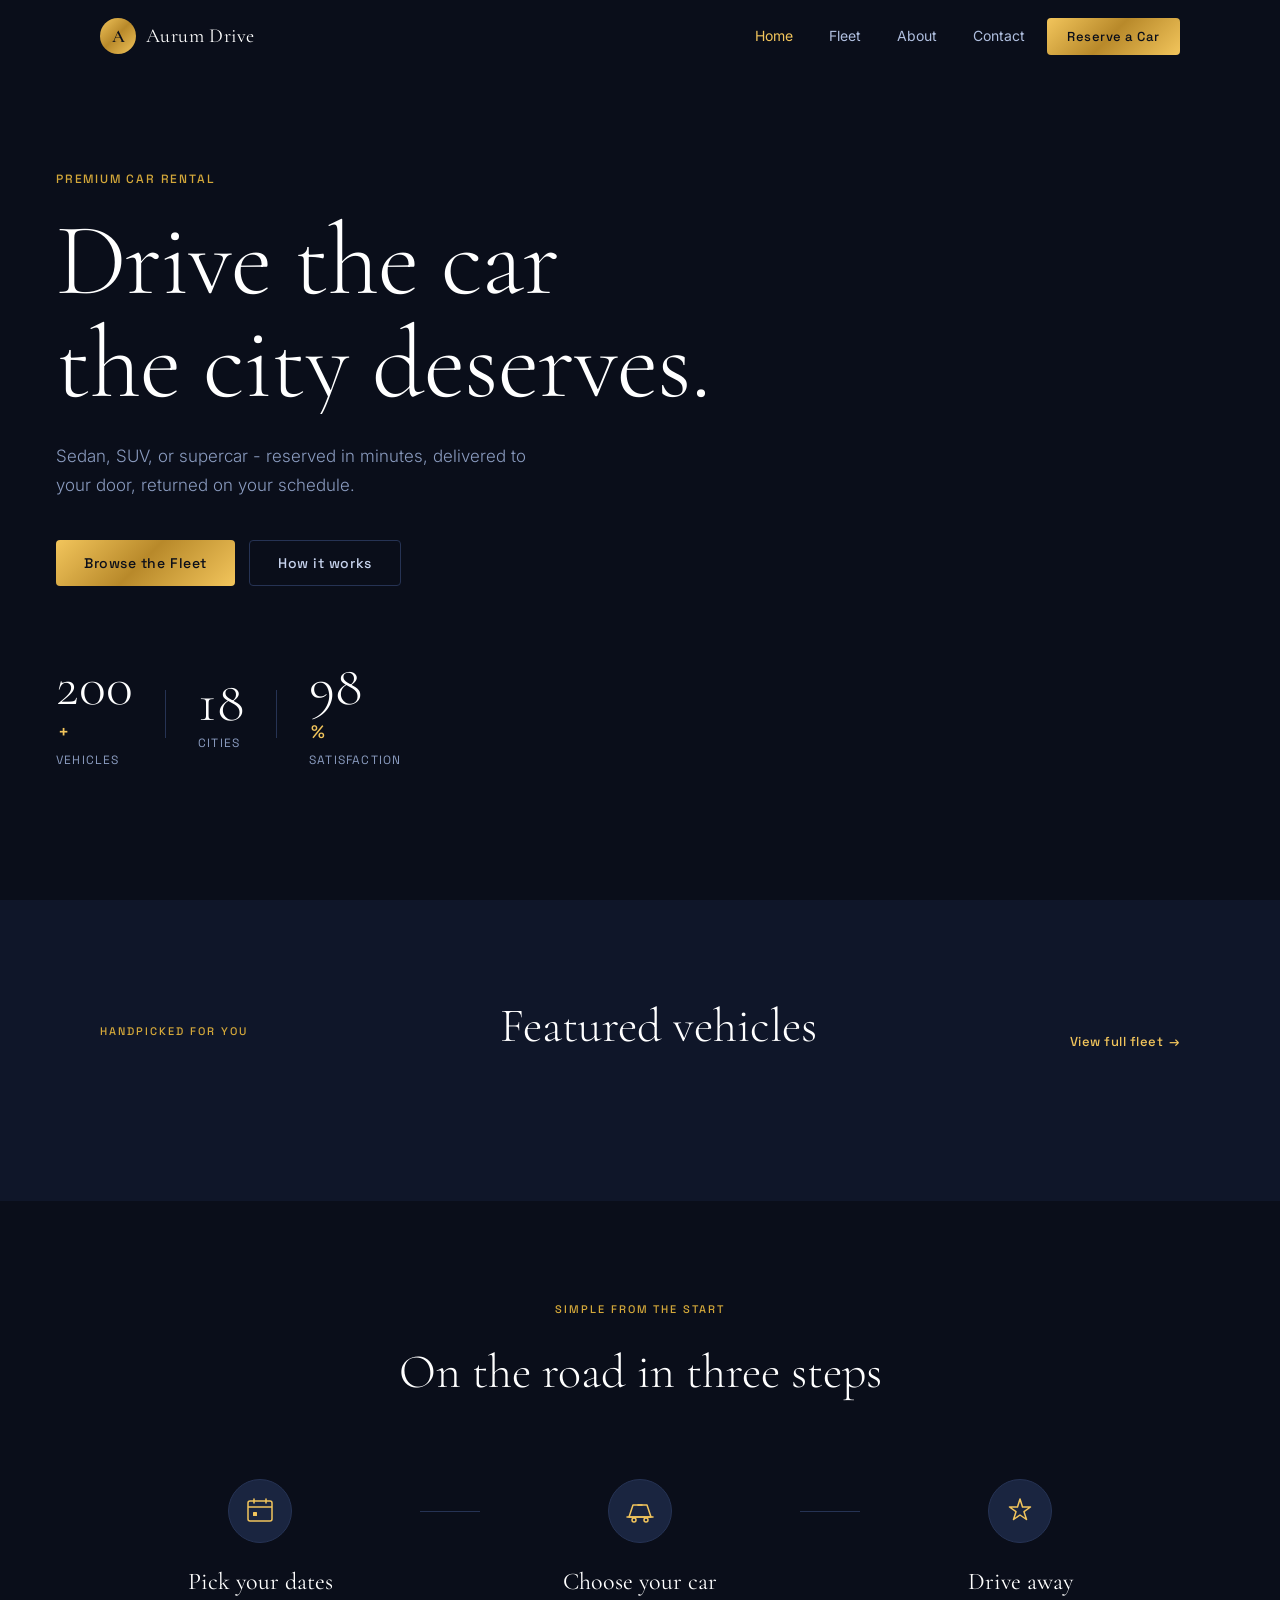
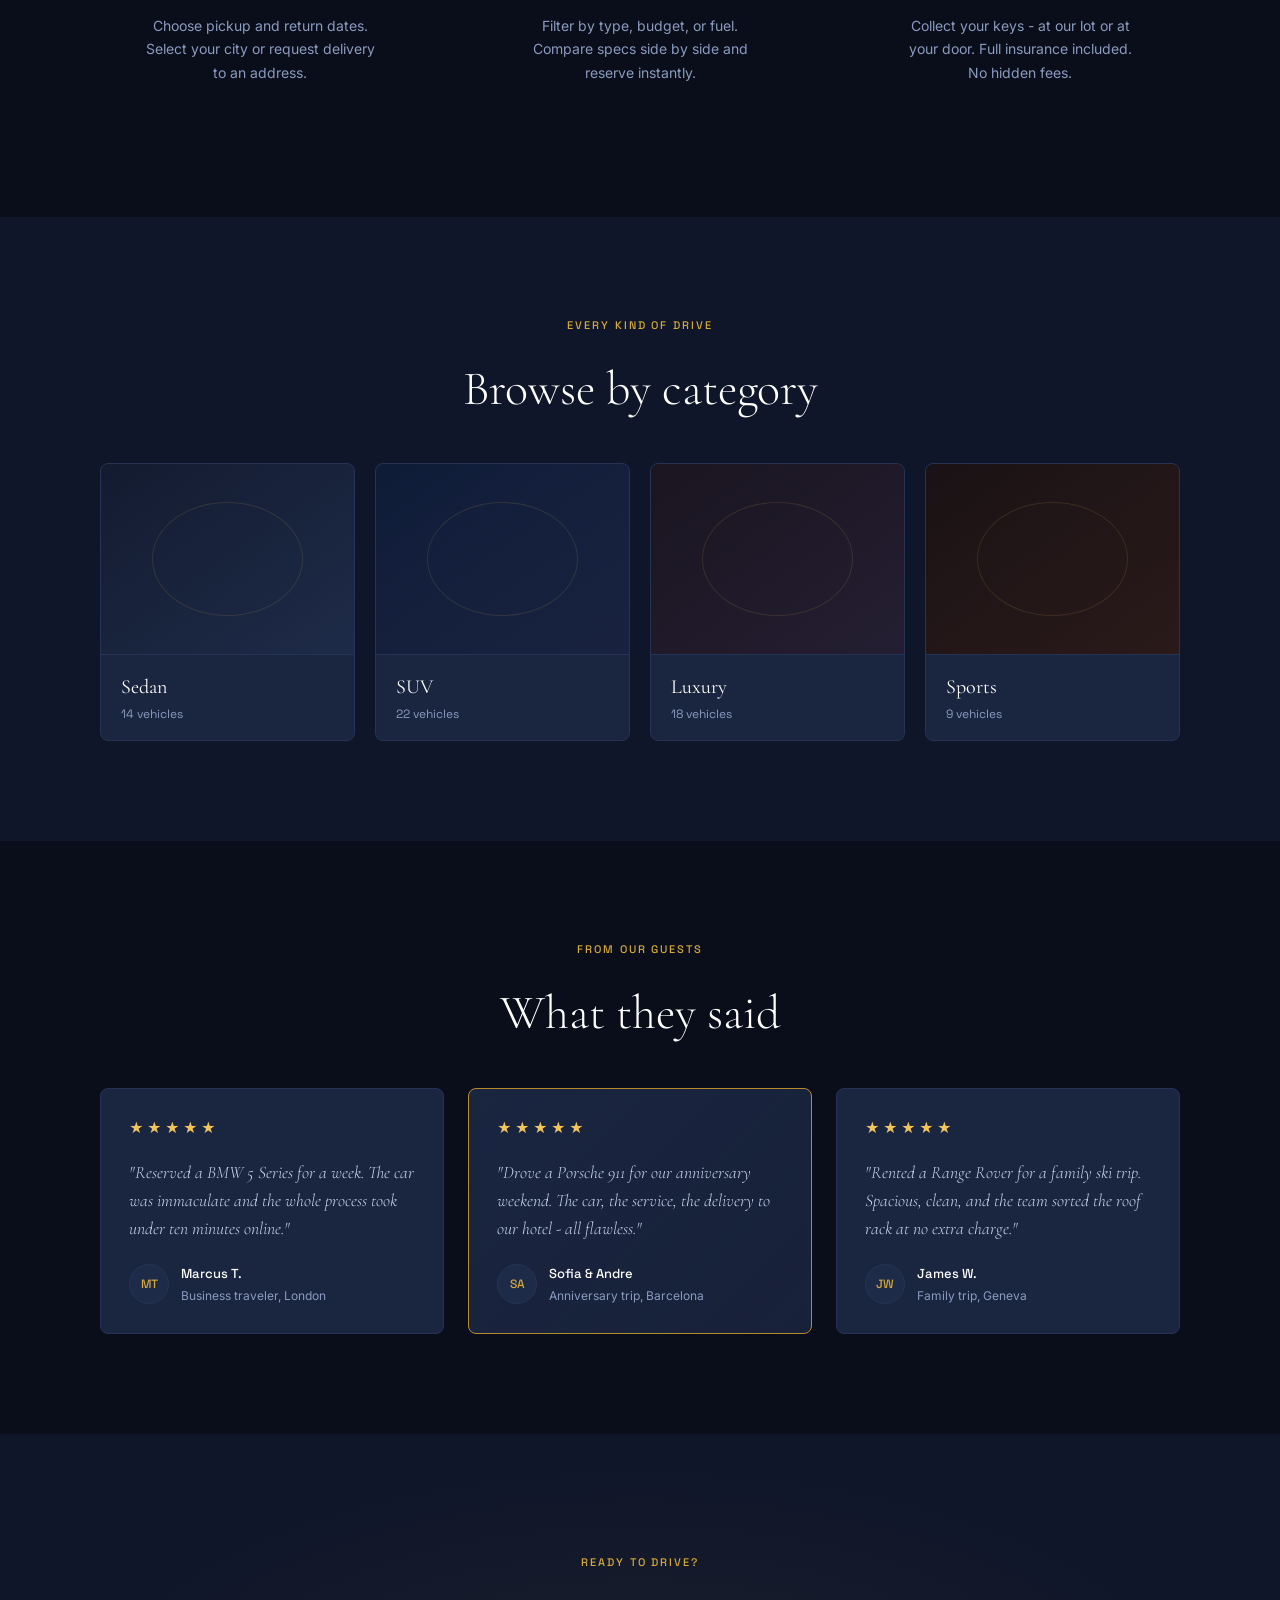
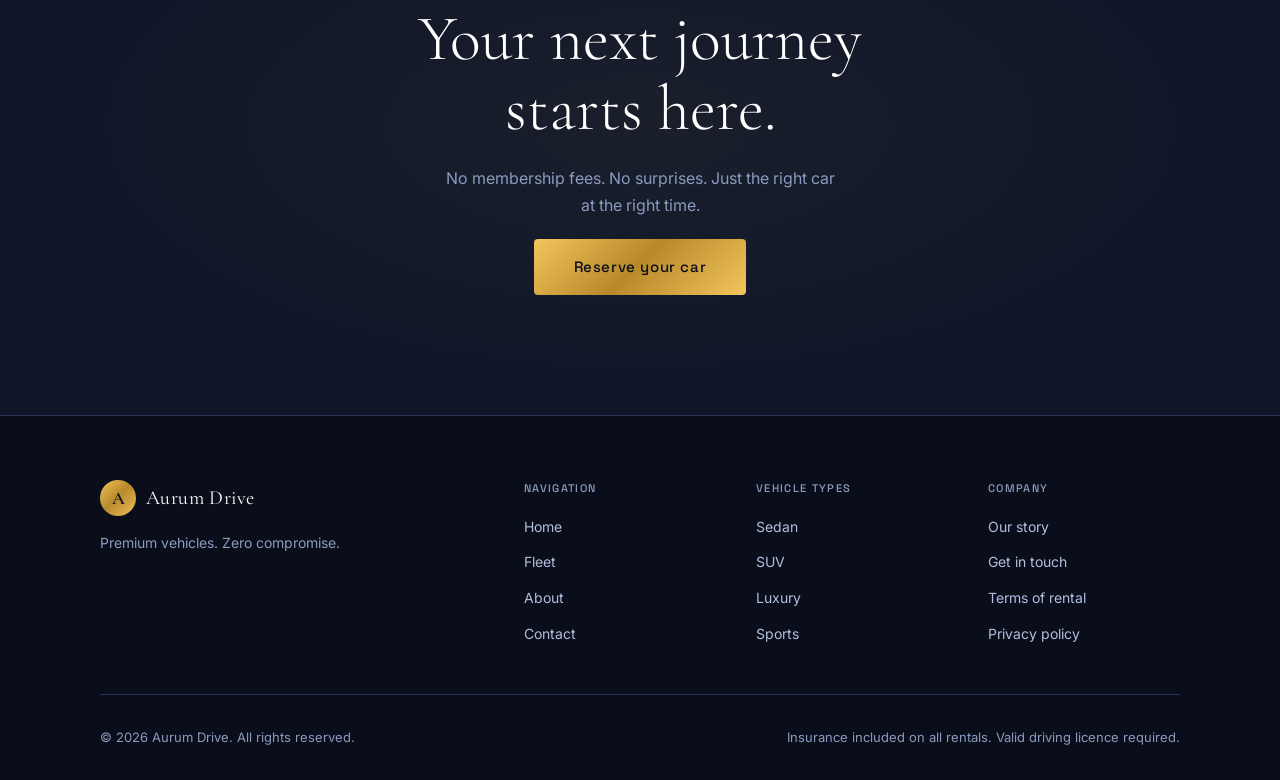
<file: index.html>
<!doctype html>
<html lang="en">
  <head>
    <meta charset="UTF-8" />
    <meta name="viewport" content="width=device-width, initial-scale=1.0" />
    <title>Aurum Drive - Premium Car Rental</title>
    <link rel="preconnect" href="https://fonts.googleapis.com" />
    <link rel="preconnect" href="https://fonts.gstatic.com" crossorigin />
    <link
      href="https://fonts.googleapis.com/css2?family=Cormorant+Garamond:ital,wght@0,300;0,400;0,600;1,300;1,400&family=Inter:wght@300;400;500;600&family=Space+Grotesk:wght@400;500;600&display=swap"
      rel="stylesheet"
    />
    <link rel="stylesheet" href="css/style.css" />
  </head>
  <body>
    <header class="site-header" id="site-header">
      <nav class="nav-container">
        <a href="index.html" class="nav-logo">
          <span class="logo-mark">A</span>
          <span class="logo-text">Aurum Drive</span>
        </a>
        <ul class="nav-links" id="nav-links">
          <li><a href="index.html" class="nav-link active">Home</a></li>
          <li><a href="cars.html" class="nav-link">Fleet</a></li>
          <li><a href="about.html" class="nav-link">About</a></li>
          <li><a href="contact.html" class="nav-link">Contact</a></li>
          <li><a href="cars.html" class="nav-cta">Reserve a Car</a></li>
        </ul>
        <button
          class="hamburger"
          id="hamburger"
          aria-label="Open navigation"
          aria-expanded="false"
        >
          <span></span>
          <span></span>
          <span></span>
        </button>
      </nav>
    </header>

    <main>
      <section class="hero">
        <div class="hero-content">
          <p class="hero-eyebrow">Premium Car Rental</p>
          <h1 class="hero-headline">
            <span class="hero-line">Drive the car</span>
            <span class="hero-line hero-line--shimmer">the city deserves.</span>
          </h1>
          <p class="hero-subtext">
            Sedan, SUV, or supercar - reserved in minutes, delivered to your
            door, returned on your schedule.
          </p>
          <div class="hero-actions">
            <a href="cars.html" class="btn-primary">Browse the Fleet</a>
            <a href="about.html" class="btn-ghost">How it works</a>
          </div>
        </div>
        <div class="hero-stats">
          <div class="stat">
            <span class="stat-number" data-target="200">0</span>
            <span class="stat-plus">+</span>
            <span class="stat-label">Vehicles</span>
          </div>
          <div class="stat-divider"></div>
          <div class="stat">
            <span class="stat-number" data-target="18">0</span>
            <span class="stat-label">Cities</span>
          </div>
          <div class="stat-divider"></div>
          <div class="stat">
            <span class="stat-number" data-target="98">0</span>
            <span class="stat-percent">%</span>
            <span class="stat-label">Satisfaction</span>
          </div>
        </div>
      </section>

      <section class="section-featured" id="featured">
        <div class="container">
          <div class="section-header">
            <p class="section-eyebrow">Handpicked for you</p>
            <h2 class="section-title">Featured vehicles</h2>
            <a href="cars.html" class="section-link"
              >View full fleet <span class="arrow">→</span></a
            >
          </div>
          <div class="featured-grid" id="featured-grid"></div>
        </div>
      </section>

      <section class="section-process">
        <div class="container">
          <div class="section-header section-header--centered">
            <p class="section-eyebrow">Simple from the start</p>
            <h2 class="section-title">On the road in three steps</h2>
          </div>
          <div class="process-grid">
            <div class="process-step">
              <div class="process-icon">
                <svg width="32" height="32" viewBox="0 0 32 32" fill="none">
                  <rect
                    x="4"
                    y="6"
                    width="24"
                    height="20"
                    rx="2"
                    stroke="currentColor"
                    stroke-width="1.5"
                  />
                  <path d="M4 12h24" stroke="currentColor" stroke-width="1.5" />
                  <path
                    d="M10 4v4M22 4v4"
                    stroke="currentColor"
                    stroke-width="1.5"
                    stroke-linecap="round"
                  />
                  <rect
                    x="9"
                    y="17"
                    width="4"
                    height="4"
                    rx="0.5"
                    fill="currentColor"
                  />
                </svg>
              </div>
              <h3 class="process-title">Pick your dates</h3>
              <p class="process-desc">
                Choose pickup and return dates. Select your city or request
                delivery to an address.
              </p>
            </div>
            <div class="process-connector" aria-hidden="true"></div>
            <div class="process-step">
              <div class="process-icon">
                <svg width="32" height="32" viewBox="0 0 32 32" fill="none">
                  <path
                    d="M5 22l4-12h14l4 12H5z"
                    stroke="currentColor"
                    stroke-width="1.5"
                    stroke-linejoin="round"
                  />
                  <path
                    d="M3 22h26"
                    stroke="currentColor"
                    stroke-width="1.5"
                    stroke-linecap="round"
                  />
                  <circle
                    cx="10"
                    cy="25"
                    r="2"
                    stroke="currentColor"
                    stroke-width="1.5"
                  />
                  <circle
                    cx="22"
                    cy="25"
                    r="2"
                    stroke="currentColor"
                    stroke-width="1.5"
                  />
                  <path
                    d="M14 10h4"
                    stroke="currentColor"
                    stroke-width="1.5"
                    stroke-linecap="round"
                  />
                </svg>
              </div>
              <h3 class="process-title">Choose your car</h3>
              <p class="process-desc">
                Filter by type, budget, or fuel. Compare specs side by side and
                reserve instantly.
              </p>
            </div>
            <div class="process-connector" aria-hidden="true"></div>
            <div class="process-step">
              <div class="process-icon">
                <svg width="32" height="32" viewBox="0 0 32 32" fill="none">
                  <path
                    d="M16 4l2.5 8h8l-6.5 4.7 2.5 7.8L16 20l-6.5 4.5 2.5-7.8L5.5 12h8L16 4z"
                    stroke="currentColor"
                    stroke-width="1.5"
                    stroke-linejoin="round"
                  />
                </svg>
              </div>
              <h3 class="process-title">Drive away</h3>
              <p class="process-desc">
                Collect your keys - at our lot or at your door. Full insurance
                included. No hidden fees.
              </p>
            </div>
          </div>
        </div>
      </section>

      <section class="section-categories">
        <div class="container">
          <div class="section-header section-header--centered">
            <p class="section-eyebrow">Every kind of drive</p>
            <h2 class="section-title">Browse by category</h2>
          </div>
          <div class="categories-grid">
            <a href="cars.html?type=sedan" class="category-card">
              <div class="category-visual category-visual--sedan"></div>
              <div class="category-info">
                <h3 class="category-name">Sedan</h3>
                <p class="category-count">14 vehicles</p>
              </div>
            </a>
            <a href="cars.html?type=suv" class="category-card">
              <div class="category-visual category-visual--suv"></div>
              <div class="category-info">
                <h3 class="category-name">SUV</h3>
                <p class="category-count">22 vehicles</p>
              </div>
            </a>
            <a href="cars.html?type=luxury" class="category-card">
              <div class="category-visual category-visual--luxury"></div>
              <div class="category-info">
                <h3 class="category-name">Luxury</h3>
                <p class="category-count">18 vehicles</p>
              </div>
            </a>
            <a href="cars.html?type=sports" class="category-card">
              <div class="category-visual category-visual--sports"></div>
              <div class="category-info">
                <h3 class="category-name">Sports</h3>
                <p class="category-count">9 vehicles</p>
              </div>
            </a>
          </div>
        </div>
      </section>

      <section class="section-testimonials">
        <div class="container">
          <div class="section-header section-header--centered">
            <p class="section-eyebrow">From our guests</p>
            <h2 class="section-title">What they said</h2>
          </div>
          <div class="testimonials-grid">
            <div class="testimonial-card">
              <div class="testimonial-rating" aria-label="5 out of 5 stars">
                <span class="star">★</span><span class="star">★</span
                ><span class="star">★</span><span class="star">★</span
                ><span class="star">★</span>
              </div>
              <blockquote class="testimonial-quote">
                "Reserved a BMW 5 Series for a week. The car was immaculate and
                the whole process took under ten minutes online."
              </blockquote>
              <div class="testimonial-author">
                <div class="author-avatar">MT</div>
                <div class="author-info">
                  <span class="author-name">Marcus T.</span>
                  <span class="author-role">Business traveler, London</span>
                </div>
              </div>
            </div>
            <div class="testimonial-card testimonial-card--featured">
              <div class="testimonial-rating" aria-label="5 out of 5 stars">
                <span class="star">★</span><span class="star">★</span
                ><span class="star">★</span><span class="star">★</span
                ><span class="star">★</span>
              </div>
              <blockquote class="testimonial-quote">
                "Drove a Porsche 911 for our anniversary weekend. The car, the
                service, the delivery to our hotel - all flawless."
              </blockquote>
              <div class="testimonial-author">
                <div class="author-avatar">SA</div>
                <div class="author-info">
                  <span class="author-name">Sofia & Andre</span>
                  <span class="author-role">Anniversary trip, Barcelona</span>
                </div>
              </div>
            </div>
            <div class="testimonial-card">
              <div class="testimonial-rating" aria-label="5 out of 5 stars">
                <span class="star">★</span><span class="star">★</span
                ><span class="star">★</span><span class="star">★</span
                ><span class="star">★</span>
              </div>
              <blockquote class="testimonial-quote">
                "Rented a Range Rover for a family ski trip. Spacious, clean,
                and the team sorted the roof rack at no extra charge."
              </blockquote>
              <div class="testimonial-author">
                <div class="author-avatar">JW</div>
                <div class="author-info">
                  <span class="author-name">James W.</span>
                  <span class="author-role">Family trip, Geneva</span>
                </div>
              </div>
            </div>
          </div>
        </div>
      </section>

      <section class="section-cta">
        <div class="container">
          <div class="cta-inner">
            <p class="section-eyebrow">Ready to drive?</p>
            <h2 class="cta-headline">Your next journey<br />starts here.</h2>
            <p class="cta-subtext">
              No membership fees. No surprises. Just the right car at the right
              time.
            </p>
            <a href="cars.html" class="btn-primary btn-large"
              >Reserve your car</a
            >
          </div>
        </div>
      </section>
    </main>

    <footer class="site-footer">
      <div class="container">
        <div class="footer-grid">
          <div class="footer-brand">
            <a href="index.html" class="nav-logo">
              <span class="logo-mark">A</span>
              <span class="logo-text">Aurum Drive</span>
            </a>
            <p class="footer-tagline">Premium vehicles. Zero compromise.</p>
          </div>
          <div class="footer-nav">
            <h4 class="footer-nav-title">Navigation</h4>
            <ul>
              <li><a href="index.html">Home</a></li>
              <li><a href="cars.html">Fleet</a></li>
              <li><a href="about.html">About</a></li>
              <li><a href="contact.html">Contact</a></li>
            </ul>
          </div>
          <div class="footer-nav">
            <h4 class="footer-nav-title">Vehicle types</h4>
            <ul>
              <li><a href="cars.html?type=sedan">Sedan</a></li>
              <li><a href="cars.html?type=suv">SUV</a></li>
              <li><a href="cars.html?type=luxury">Luxury</a></li>
              <li><a href="cars.html?type=sports">Sports</a></li>
            </ul>
          </div>
          <div class="footer-nav">
            <h4 class="footer-nav-title">Company</h4>
            <ul>
              <li><a href="about.html">Our story</a></li>
              <li><a href="contact.html">Get in touch</a></li>
              <li><a href="#">Terms of rental</a></li>
              <li><a href="#">Privacy policy</a></li>
            </ul>
          </div>
        </div>
        <div class="footer-bottom">
          <p class="footer-copy">
            &copy;
            <script>
              document.write(new Date().getFullYear());
            </script>
            Aurum Drive. All rights reserved.
          </p>

          <p class="footer-legal">
            Insurance included on all rentals. Valid driving licence required.
          </p>
        </div>
      </div>
    </footer>

    <script src="js/main.js"></script>
  </body>
</html>
</file>
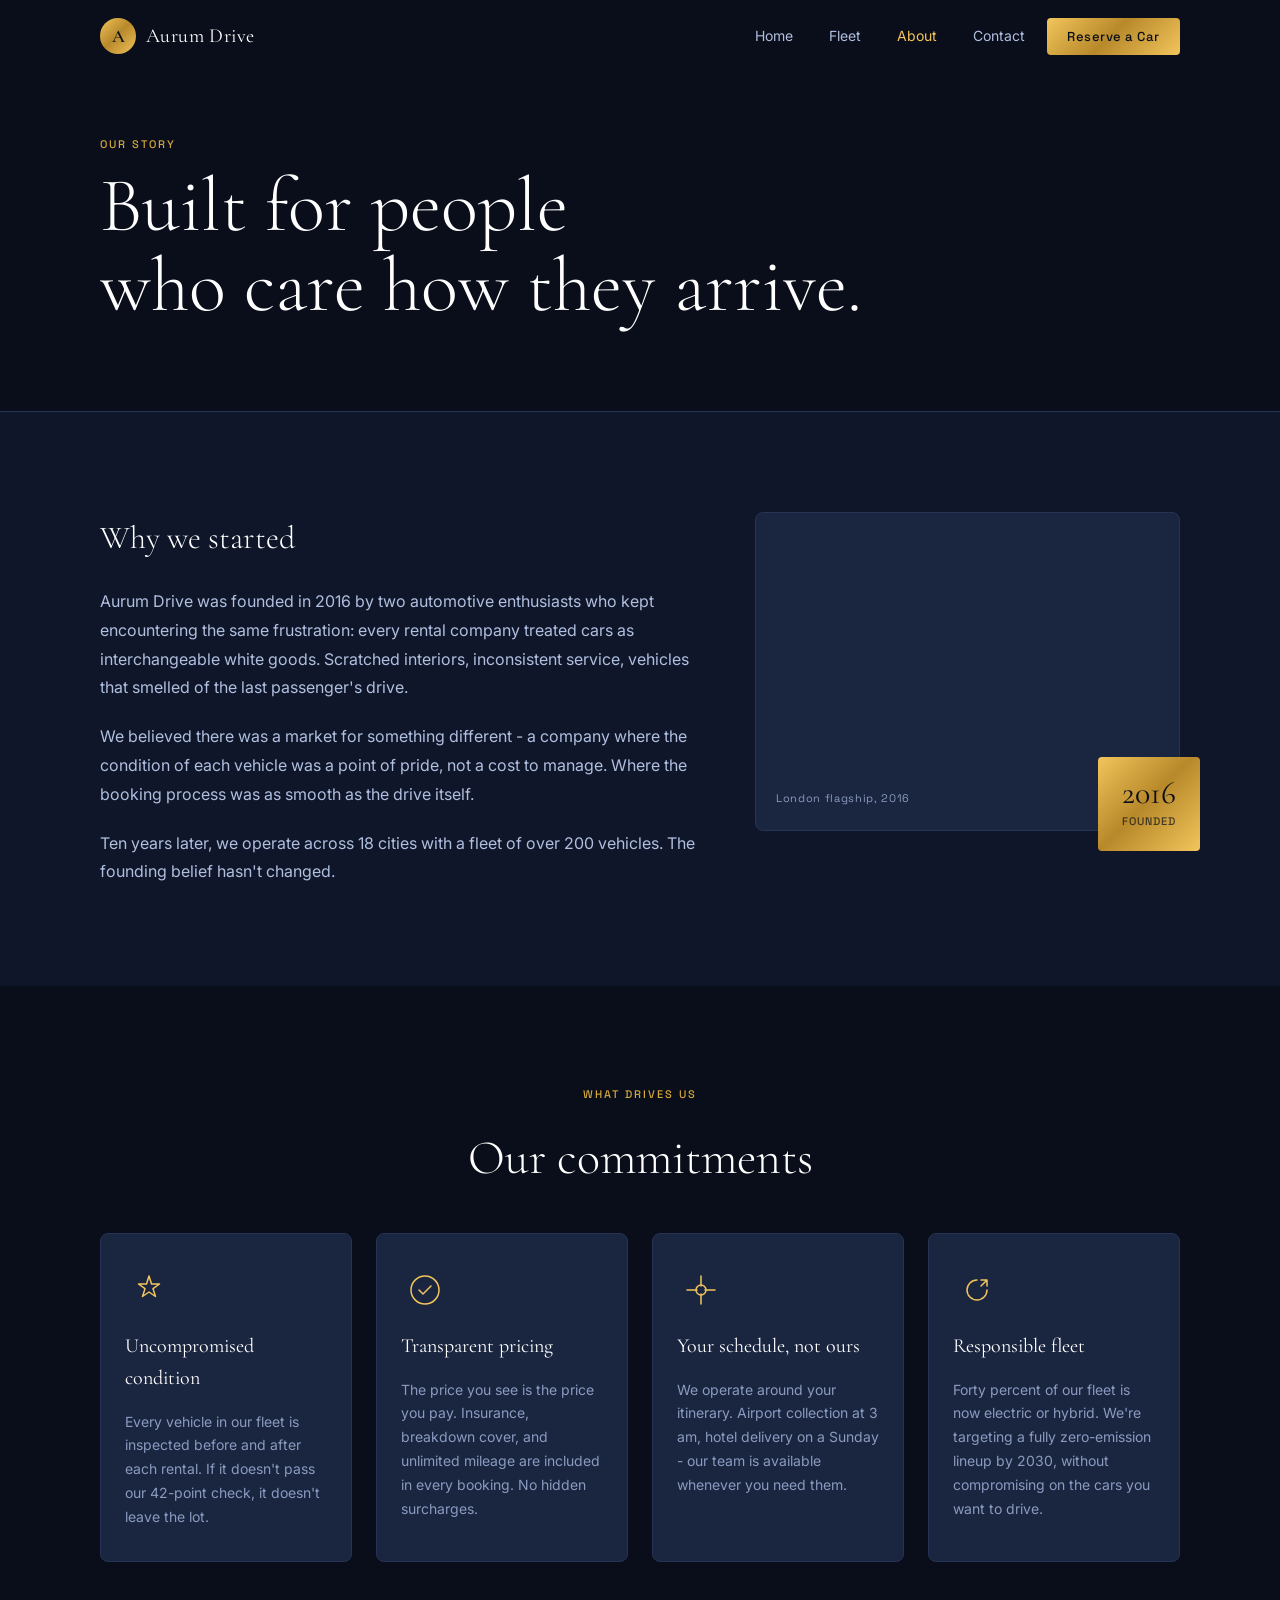
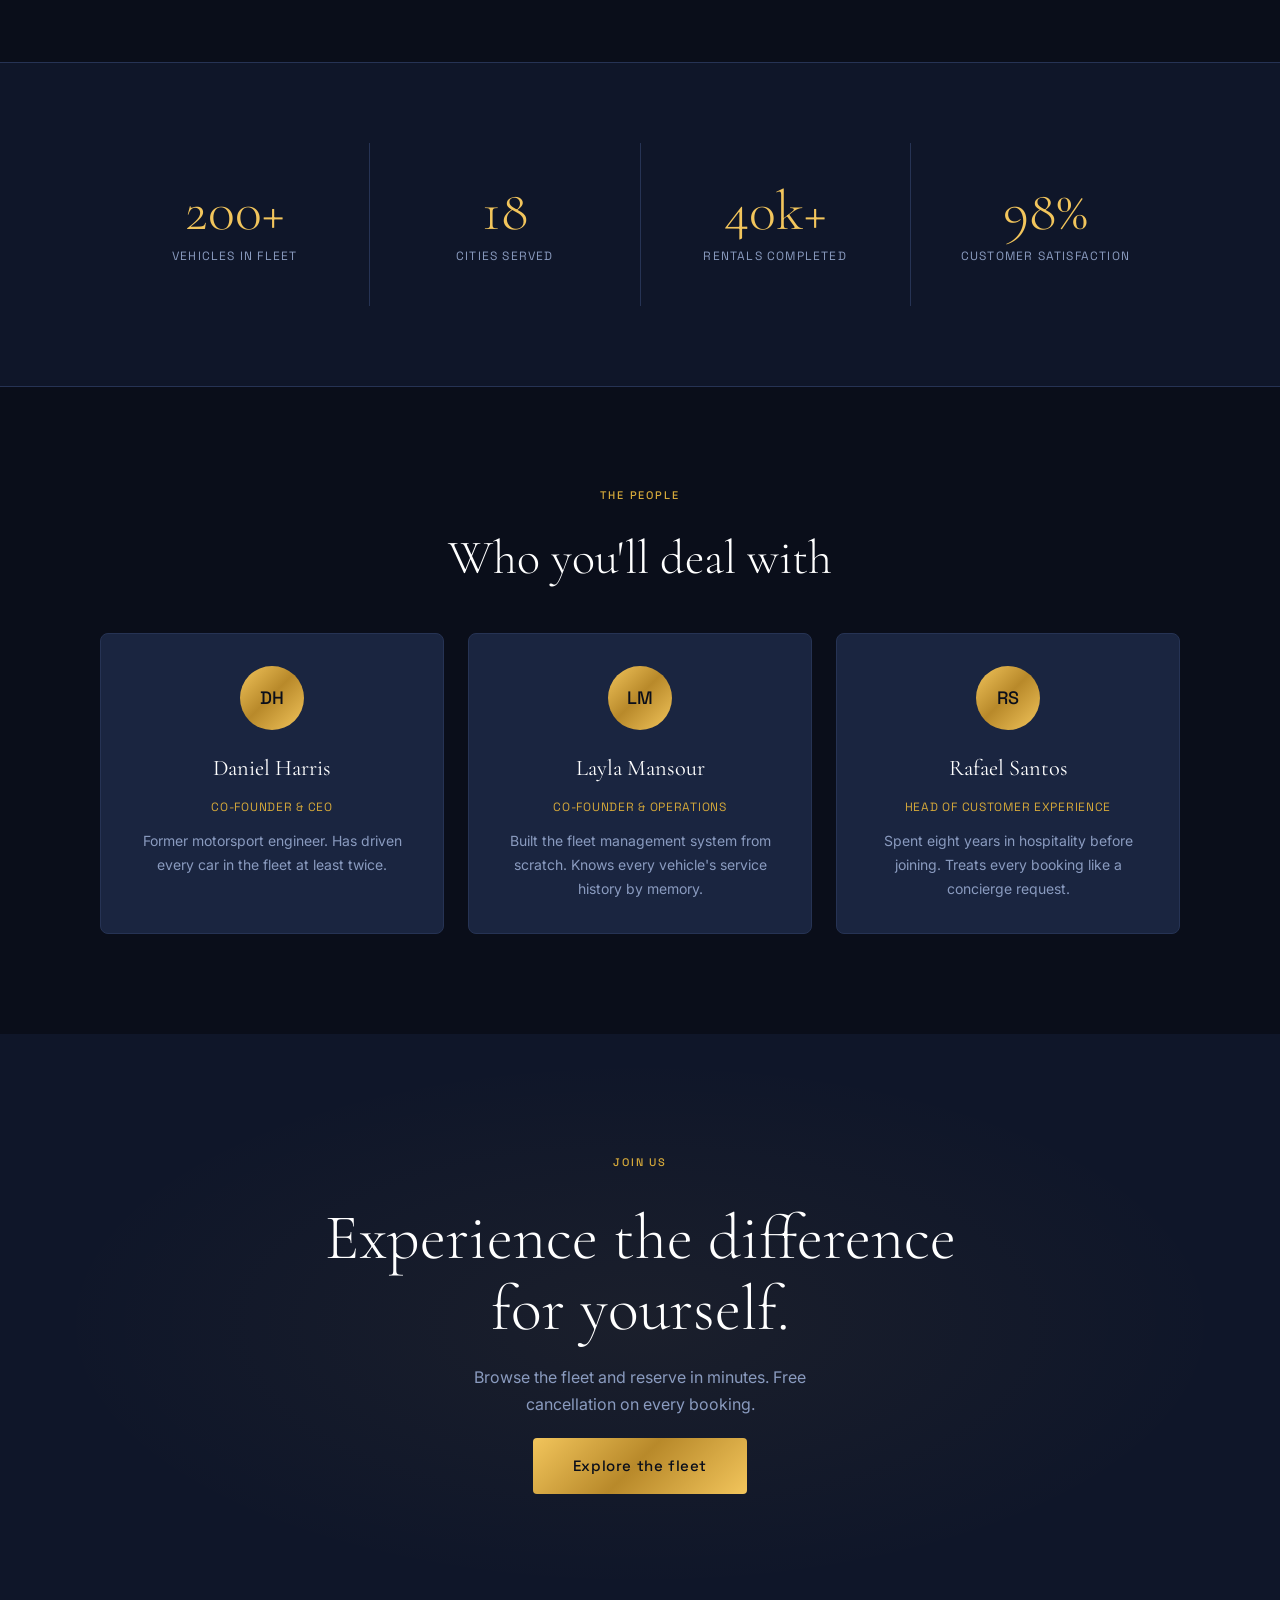
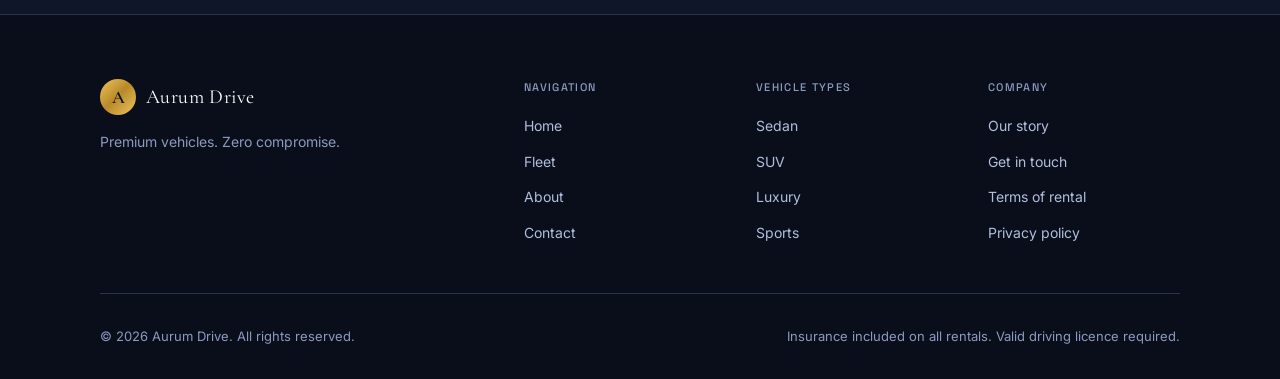
<file: about.html>
<!doctype html>
<html lang="en">
  <head>
    <meta charset="UTF-8" />
    <meta name="viewport" content="width=device-width, initial-scale=1.0" />
    <title>About - Aurum Drive</title>
    <link rel="preconnect" href="https://fonts.googleapis.com" />
    <link rel="preconnect" href="https://fonts.gstatic.com" crossorigin />
    <link
      href="https://fonts.googleapis.com/css2?family=Cormorant+Garamond:ital,wght@0,300;0,400;0,600;1,300;1,400&family=Inter:wght@300;400;500;600&family=Space+Grotesk:wght@400;500;600&display=swap"
      rel="stylesheet"
    />
    <link rel="stylesheet" href="css/style.css" />
  </head>
  <body>
    <header class="site-header" id="site-header">
      <nav class="nav-container">
        <a href="index.html" class="nav-logo">
          <span class="logo-mark">A</span>
          <span class="logo-text">Aurum Drive</span>
        </a>
        <ul class="nav-links" id="nav-links">
          <li><a href="index.html" class="nav-link">Home</a></li>
          <li><a href="cars.html" class="nav-link">Fleet</a></li>
          <li><a href="about.html" class="nav-link active">About</a></li>
          <li><a href="contact.html" class="nav-link">Contact</a></li>
          <li><a href="cars.html" class="nav-cta">Reserve a Car</a></li>
        </ul>
        <button
          class="hamburger"
          id="hamburger"
          aria-label="Open navigation"
          aria-expanded="false"
        >
          <span></span>
          <span></span>
          <span></span>
        </button>
      </nav>
    </header>

    <main>
      <section class="page-hero">
        <div class="container">
          <p class="section-eyebrow">Our story</p>
          <h1 class="page-title">
            Built for people<br />who care how they arrive.
          </h1>
        </div>
      </section>

      <section class="about-intro">
        <div class="container">
          <div class="about-intro-grid">
            <div class="about-intro-text">
              <h2 class="about-section-title">Why we started</h2>
              <p>
                Aurum Drive was founded in 2016 by two automotive enthusiasts
                who kept encountering the same frustration: every rental company
                treated cars as interchangeable white goods. Scratched
                interiors, inconsistent service, vehicles that smelled of the
                last passenger's drive.
              </p>
              <p>
                We believed there was a market for something different - a
                company where the condition of each vehicle was a point of
                pride, not a cost to manage. Where the booking process was as
                smooth as the drive itself.
              </p>
              <p>
                Ten years later, we operate across 18 cities with a fleet of
                over 200 vehicles. The founding belief hasn't changed.
              </p>
            </div>
            <div class="about-intro-visual">
              <div class="about-image-block">
                <div class="about-image-placeholder">
                  <div class="about-image-inner">
                    <span class="about-image-caption"
                      >London flagship, 2016</span
                    >
                  </div>
                </div>
                <div class="about-image-stat">
                  <span class="about-stat-number">2016</span>
                  <span class="about-stat-label">Founded</span>
                </div>
              </div>
            </div>
          </div>
        </div>
      </section>

      <section class="about-values">
        <div class="container">
          <div class="section-header section-header--centered">
            <p class="section-eyebrow">What drives us</p>
            <h2 class="section-title">Our commitments</h2>
          </div>
          <div class="values-grid">
            <div class="value-card">
              <div class="value-icon">
                <svg width="36" height="36" viewBox="0 0 36 36" fill="none">
                  <path
                    d="M18 4l2.5 8h8l-6.5 4.7 2.5 7.8L18 20l-6.5 4.5 2.5-7.8L7.5 12h8L18 4z"
                    stroke="currentColor"
                    stroke-width="1.5"
                    stroke-linejoin="round"
                  />
                </svg>
              </div>
              <h3 class="value-title">Uncompromised condition</h3>
              <p class="value-text">
                Every vehicle in our fleet is inspected before and after each
                rental. If it doesn't pass our 42-point check, it doesn't leave
                the lot.
              </p>
            </div>
            <div class="value-card">
              <div class="value-icon">
                <svg width="36" height="36" viewBox="0 0 36 36" fill="none">
                  <circle
                    cx="18"
                    cy="18"
                    r="14"
                    stroke="currentColor"
                    stroke-width="1.5"
                  />
                  <path
                    d="M12 18l4 4 8-8"
                    stroke="currentColor"
                    stroke-width="1.5"
                    stroke-linecap="round"
                    stroke-linejoin="round"
                  />
                </svg>
              </div>
              <h3 class="value-title">Transparent pricing</h3>
              <p class="value-text">
                The price you see is the price you pay. Insurance, breakdown
                cover, and unlimited mileage are included in every booking. No
                hidden surcharges.
              </p>
            </div>
            <div class="value-card">
              <div class="value-icon">
                <svg width="36" height="36" viewBox="0 0 36 36" fill="none">
                  <path
                    d="M18 4v10M18 22v10M4 18h10M22 18h10"
                    stroke="currentColor"
                    stroke-width="1.5"
                    stroke-linecap="round"
                  />
                  <circle
                    cx="18"
                    cy="18"
                    r="5"
                    stroke="currentColor"
                    stroke-width="1.5"
                  />
                </svg>
              </div>
              <h3 class="value-title">Your schedule, not ours</h3>
              <p class="value-text">
                We operate around your itinerary. Airport collection at 3 am,
                hotel delivery on a Sunday - our team is available whenever you
                need them.
              </p>
            </div>
            <div class="value-card">
              <div class="value-icon">
                <svg width="36" height="36" viewBox="0 0 36 36" fill="none">
                  <path
                    d="M18 8c-5.5 0-10 4.5-10 10s4.5 10 10 10 10-4.5 10-10"
                    stroke="currentColor"
                    stroke-width="1.5"
                    stroke-linecap="round"
                  />
                  <path
                    d="M28 8l-6 6M28 8h-6M28 8v6"
                    stroke="currentColor"
                    stroke-width="1.5"
                    stroke-linecap="round"
                    stroke-linejoin="round"
                  />
                </svg>
              </div>
              <h3 class="value-title">Responsible fleet</h3>
              <p class="value-text">
                Forty percent of our fleet is now electric or hybrid. We're
                targeting a fully zero-emission lineup by 2030, without
                compromising on the cars you want to drive.
              </p>
            </div>
          </div>
        </div>
      </section>

      <section class="about-numbers">
        <div class="container">
          <div class="numbers-grid">
            <div class="number-item">
              <span class="number-value">200+</span>
              <span class="number-label">Vehicles in fleet</span>
            </div>
            <div class="number-item">
              <span class="number-value">18</span>
              <span class="number-label">Cities served</span>
            </div>
            <div class="number-item">
              <span class="number-value">40k+</span>
              <span class="number-label">Rentals completed</span>
            </div>
            <div class="number-item">
              <span class="number-value">98%</span>
              <span class="number-label">Customer satisfaction</span>
            </div>
          </div>
        </div>
      </section>

      <section class="about-team">
        <div class="container">
          <div class="section-header section-header--centered">
            <p class="section-eyebrow">The people</p>
            <h2 class="section-title">Who you'll deal with</h2>
          </div>
          <div class="team-grid">
            <div class="team-card">
              <div class="team-avatar team-avatar--1">DH</div>
              <h3 class="team-name">Daniel Harris</h3>
              <p class="team-role">Co-founder & CEO</p>
              <p class="team-bio">
                Former motorsport engineer. Has driven every car in the fleet at
                least twice.
              </p>
            </div>
            <div class="team-card">
              <div class="team-avatar team-avatar--2">LM</div>
              <h3 class="team-name">Layla Mansour</h3>
              <p class="team-role">Co-founder & Operations</p>
              <p class="team-bio">
                Built the fleet management system from scratch. Knows every
                vehicle's service history by memory.
              </p>
            </div>
            <div class="team-card">
              <div class="team-avatar team-avatar--3">RS</div>
              <h3 class="team-name">Rafael Santos</h3>
              <p class="team-role">Head of Customer Experience</p>
              <p class="team-bio">
                Spent eight years in hospitality before joining. Treats every
                booking like a concierge request.
              </p>
            </div>
          </div>
        </div>
      </section>

      <section class="section-cta">
        <div class="container">
          <div class="cta-inner">
            <p class="section-eyebrow">Join us</p>
            <h2 class="cta-headline">
              Experience the difference<br />for yourself.
            </h2>
            <p class="cta-subtext">
              Browse the fleet and reserve in minutes. Free cancellation on
              every booking.
            </p>
            <a href="cars.html" class="btn-primary btn-large"
              >Explore the fleet</a
            >
          </div>
        </div>
      </section>
    </main>

    <footer class="site-footer">
      <div class="container">
        <div class="footer-grid">
          <div class="footer-brand">
            <a href="index.html" class="nav-logo">
              <span class="logo-mark">A</span>
              <span class="logo-text">Aurum Drive</span>
            </a>
            <p class="footer-tagline">Premium vehicles. Zero compromise.</p>
          </div>
          <div class="footer-nav">
            <h4 class="footer-nav-title">Navigation</h4>
            <ul>
              <li><a href="index.html">Home</a></li>
              <li><a href="cars.html">Fleet</a></li>
              <li><a href="about.html">About</a></li>
              <li><a href="contact.html">Contact</a></li>
            </ul>
          </div>
          <div class="footer-nav">
            <h4 class="footer-nav-title">Vehicle types</h4>
            <ul>
              <li><a href="cars.html?type=sedan">Sedan</a></li>
              <li><a href="cars.html?type=suv">SUV</a></li>
              <li><a href="cars.html?type=luxury">Luxury</a></li>
              <li><a href="cars.html?type=sports">Sports</a></li>
            </ul>
          </div>
          <div class="footer-nav">
            <h4 class="footer-nav-title">Company</h4>
            <ul>
              <li><a href="about.html">Our story</a></li>
              <li><a href="contact.html">Get in touch</a></li>
              <li><a href="#">Terms of rental</a></li>
              <li><a href="#">Privacy policy</a></li>
            </ul>
          </div>
        </div>
        <div class="footer-bottom">
          <p class="footer-copy">
            &copy; 2026 Aurum Drive. All rights reserved.
          </p>
          <p class="footer-legal">
            Insurance included on all rentals. Valid driving licence required.
          </p>
        </div>
      </div>
    </footer>

    <script src="js/main.js"></script>
  </body>
</html>
</file>
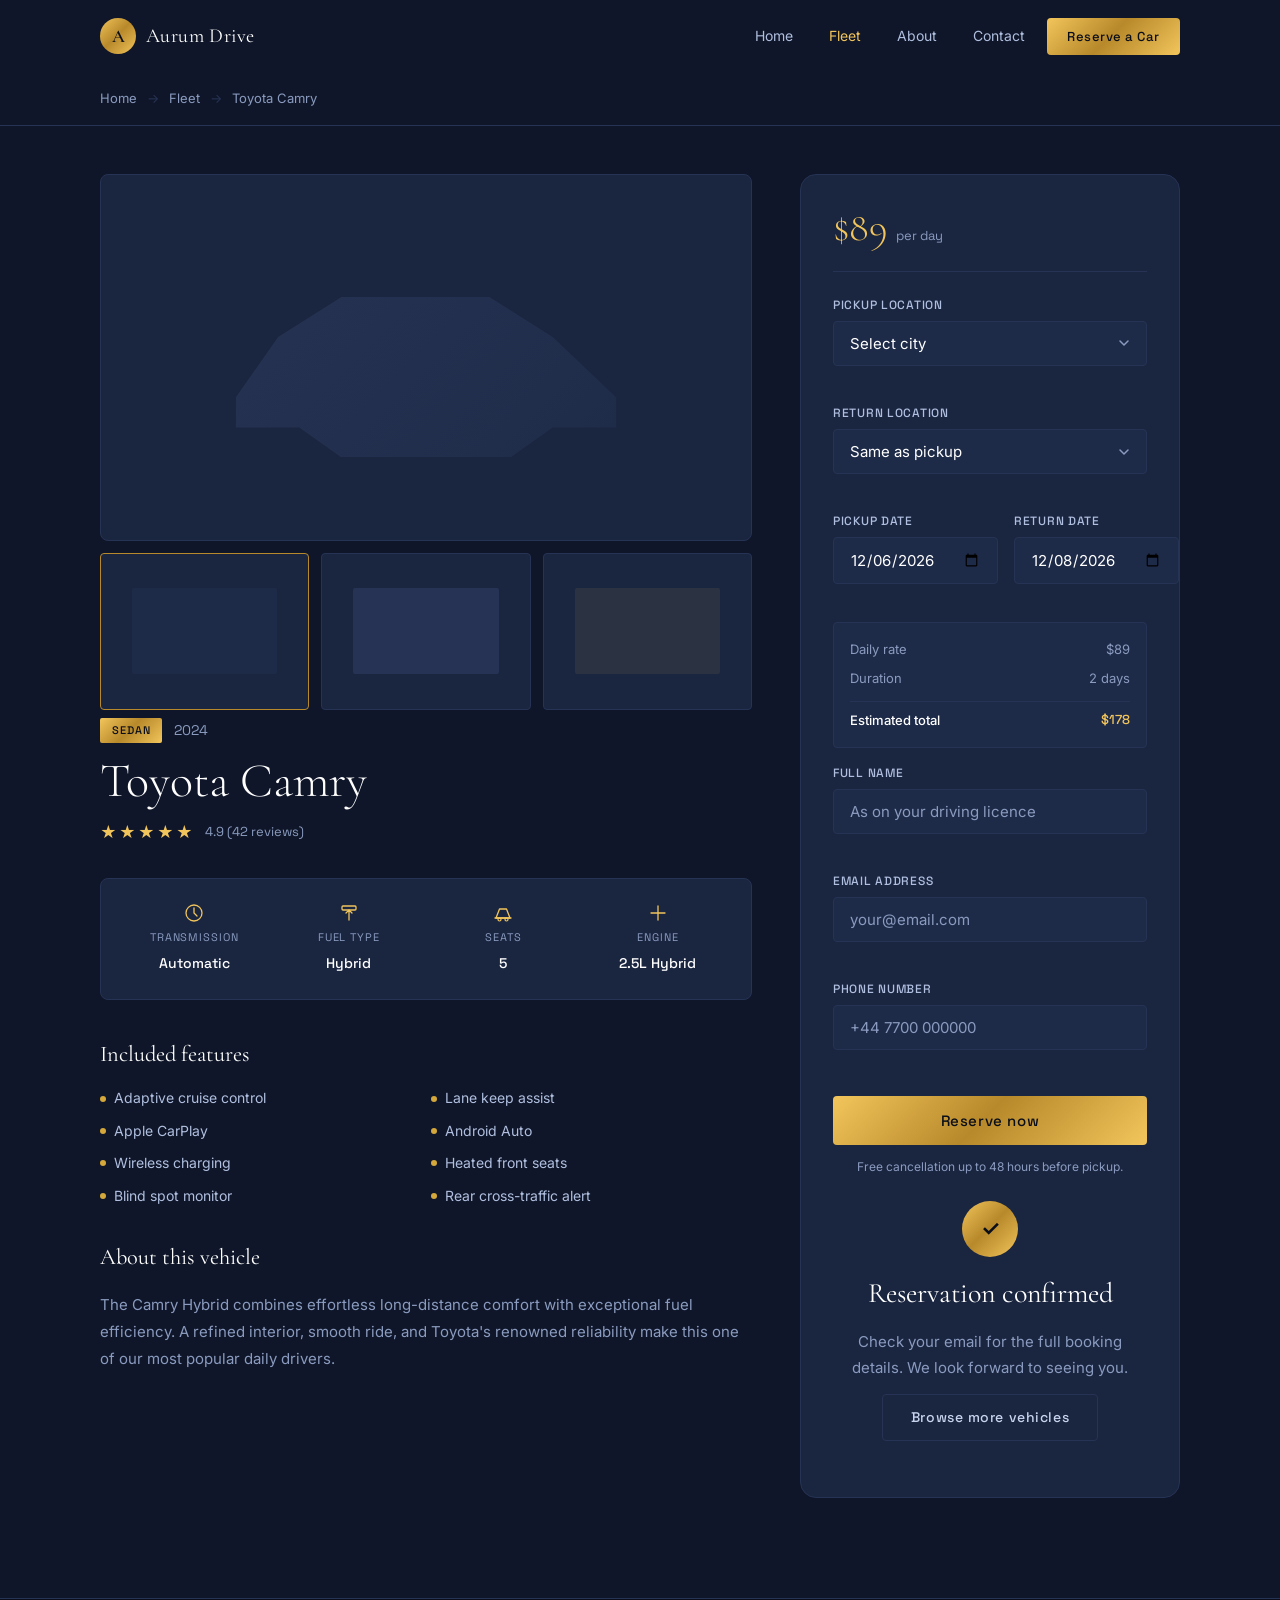
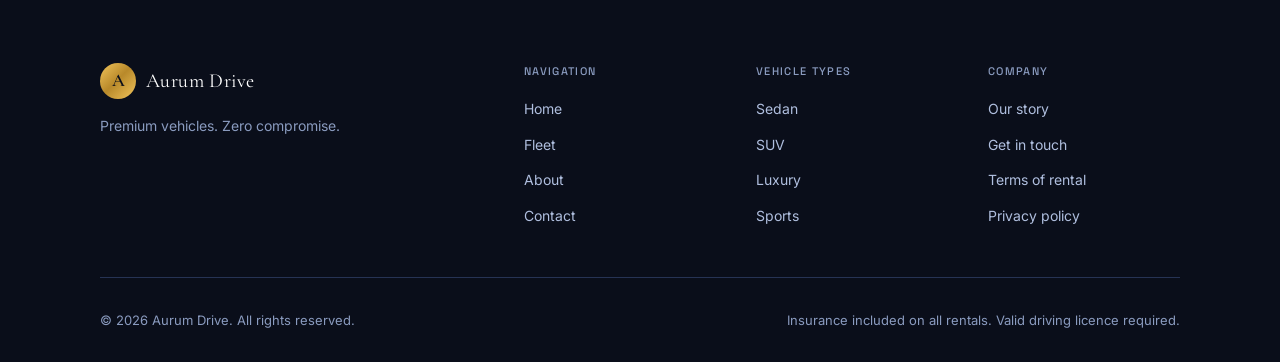
<file: car-detail.html>
<!doctype html>
<html lang="en">
  <head>
    <meta charset="UTF-8" />
    <meta name="viewport" content="width=device-width, initial-scale=1.0" />
    <title>Vehicle Detail - Aurum Drive</title>
    <link rel="preconnect" href="https://fonts.googleapis.com" />
    <link rel="preconnect" href="https://fonts.gstatic.com" crossorigin />
    <link
      href="https://fonts.googleapis.com/css2?family=Cormorant+Garamond:ital,wght@0,300;0,400;0,600;1,300;1,400&family=Inter:wght@300;400;500;600&family=Space+Grotesk:wght@400;500;600&display=swap"
      rel="stylesheet"
    />
    <link rel="stylesheet" href="css/style.css" />
    <link rel="stylesheet" href="css/cars.css" />
  </head>
  <body>
    <header class="site-header" id="site-header">
      <nav class="nav-container">
        <a href="index.html" class="nav-logo">
          <span class="logo-mark">A</span>
          <span class="logo-text">Aurum Drive</span>
        </a>
        <ul class="nav-links" id="nav-links">
          <li><a href="index.html" class="nav-link">Home</a></li>
          <li><a href="cars.html" class="nav-link active">Fleet</a></li>
          <li><a href="about.html" class="nav-link">About</a></li>
          <li><a href="contact.html" class="nav-link">Contact</a></li>
          <li><a href="cars.html" class="nav-cta">Reserve a Car</a></li>
        </ul>
        <button
          class="hamburger"
          id="hamburger"
          aria-label="Open navigation"
          aria-expanded="false"
        >
          <span></span>
          <span></span>
          <span></span>
        </button>
      </nav>
    </header>

    <main>
      <div class="breadcrumb-bar">
        <div class="container">
          <nav class="breadcrumb" aria-label="Breadcrumb">
            <a href="index.html">Home</a>
            <span class="breadcrumb-sep" aria-hidden="true">→</span>
            <a href="cars.html">Fleet</a>
            <span class="breadcrumb-sep" aria-hidden="true">→</span>
            <span id="breadcrumb-current">Vehicle</span>
          </nav>
        </div>
      </div>

      <section class="detail-section">
        <div class="container">
          <div class="detail-layout" id="detail-layout">
            <div class="detail-main">
              <div class="detail-gallery">
                <div class="gallery-primary" id="gallery-primary">
                  <div class="car-image-placeholder" id="detail-image">
                    <div
                      class="placeholder-silhouette"
                      id="detail-silhouette"
                    ></div>
                  </div>
                </div>
                <div class="gallery-thumbs" id="gallery-thumbs">
                  <button
                    class="gallery-thumb gallery-thumb--active"
                    aria-label="Exterior view"
                  >
                    <div class="thumb-placeholder"></div>
                  </button>
                  <button class="gallery-thumb" aria-label="Interior view">
                    <div class="thumb-placeholder thumb-placeholder--alt"></div>
                  </button>
                  <button class="gallery-thumb" aria-label="Side view">
                    <div
                      class="thumb-placeholder thumb-placeholder--side"
                    ></div>
                  </button>
                </div>
              </div>

              <div class="detail-info">
                <div class="detail-header">
                  <div class="detail-meta">
                    <span class="detail-badge" id="detail-type">Sedan</span>
                    <span class="detail-year" id="detail-year">2024</span>
                  </div>
                  <h1 class="detail-name" id="detail-name">Vehicle Name</h1>
                  <div class="detail-rating">
                    <span class="stars">★★★★★</span>
                    <span class="rating-count">4.9 (42 reviews)</span>
                  </div>
                </div>

                <div class="detail-specs-grid">
                  <div class="spec-item">
                    <svg
                      class="spec-icon"
                      width="20"
                      height="20"
                      viewBox="0 0 20 20"
                      fill="none"
                    >
                      <path
                        d="M10 2a8 8 0 100 16A8 8 0 0010 2zm0 3v5l3 3"
                        stroke="currentColor"
                        stroke-width="1.3"
                        stroke-linecap="round"
                      />
                    </svg>
                    <span class="spec-label">Transmission</span>
                    <span class="spec-value" id="spec-transmission"
                      >Automatic</span
                    >
                  </div>
                  <div class="spec-item">
                    <svg
                      class="spec-icon"
                      width="20"
                      height="20"
                      viewBox="0 0 20 20"
                      fill="none"
                    >
                      <path
                        d="M10 17V7m0 0l-3 3m3-3l3 3"
                        stroke="currentColor"
                        stroke-width="1.3"
                        stroke-linecap="round"
                        stroke-linejoin="round"
                      />
                      <rect
                        x="3"
                        y="3"
                        width="14"
                        height="4"
                        rx="1"
                        stroke="currentColor"
                        stroke-width="1.3"
                      />
                    </svg>
                    <span class="spec-label">Fuel type</span>
                    <span class="spec-value" id="spec-fuel">Petrol</span>
                  </div>
                  <div class="spec-item">
                    <svg
                      class="spec-icon"
                      width="20"
                      height="20"
                      viewBox="0 0 20 20"
                      fill="none"
                    >
                      <path
                        d="M3 15l3.5-9h7L17 15H3z"
                        stroke="currentColor"
                        stroke-width="1.3"
                        stroke-linejoin="round"
                      />
                      <path
                        d="M2 15h16"
                        stroke="currentColor"
                        stroke-width="1.3"
                        stroke-linecap="round"
                      />
                      <circle
                        cx="6.5"
                        cy="16.5"
                        r="1.5"
                        stroke="currentColor"
                        stroke-width="1.2"
                      />
                      <circle
                        cx="13.5"
                        cy="16.5"
                        r="1.5"
                        stroke="currentColor"
                        stroke-width="1.2"
                      />
                    </svg>
                    <span class="spec-label">Seats</span>
                    <span class="spec-value" id="spec-seats">5</span>
                  </div>
                  <div class="spec-item">
                    <svg
                      class="spec-icon"
                      width="20"
                      height="20"
                      viewBox="0 0 20 20"
                      fill="none"
                    >
                      <path
                        d="M10 3v14M3 10h14"
                        stroke="currentColor"
                        stroke-width="1.3"
                        stroke-linecap="round"
                      />
                    </svg>
                    <span class="spec-label">Engine</span>
                    <span class="spec-value" id="spec-engine">2.0L</span>
                  </div>
                </div>

                <div class="detail-features">
                  <h2 class="features-title">Included features</h2>
                  <ul class="features-list" id="features-list"></ul>
                </div>

                <div class="detail-description">
                  <h2 class="description-title">About this vehicle</h2>
                  <p class="description-text" id="detail-description"></p>
                </div>
              </div>
            </div>

            <aside class="detail-sidebar">
              <div class="booking-card" id="booking-card">
                <div class="booking-price">
                  <span class="price-amount" id="booking-price">$0</span>
                  <span class="price-period">per day</span>
                </div>

                <form class="booking-form" id="booking-form" novalidate>
                  <div class="form-row">
                    <div class="form-group">
                      <label for="pickup-location" class="form-label"
                        >Pickup location</label
                      >
                      <select id="pickup-location" class="form-select" required>
                        <option value="">Select city</option>
                        <option value="london">London - Heathrow</option>
                        <option value="london-city">London - City</option>
                        <option value="manchester">Manchester</option>
                        <option value="edinburgh">Edinburgh</option>
                        <option value="birmingham">Birmingham</option>
                        <option value="hotel">Deliver to hotel</option>
                      </select>
                      <span
                        class="form-error"
                        id="pickup-location-error"
                      ></span>
                    </div>
                  </div>

                  <div class="form-row">
                    <div class="form-group">
                      <label for="dropoff-location" class="form-label"
                        >Return location</label
                      >
                      <select
                        id="dropoff-location"
                        class="form-select"
                        required
                      >
                        <option value="">Same as pickup</option>
                        <option value="london">London - Heathrow</option>
                        <option value="london-city">London - City</option>
                        <option value="manchester">Manchester</option>
                        <option value="edinburgh">Edinburgh</option>
                        <option value="birmingham">Birmingham</option>
                      </select>
                      <span
                        class="form-error"
                        id="dropoff-location-error"
                      ></span>
                    </div>
                  </div>

                  <div class="form-row form-row--split">
                    <div class="form-group">
                      <label for="pickup-date" class="form-label"
                        >Pickup date</label
                      >
                      <input
                        type="date"
                        id="pickup-date"
                        class="form-input"
                        required
                      />
                      <span class="form-error" id="pickup-date-error"></span>
                    </div>
                    <div class="form-group">
                      <label for="return-date" class="form-label"
                        >Return date</label
                      >
                      <input
                        type="date"
                        id="return-date"
                        class="form-input"
                        required
                      />
                      <span class="form-error" id="return-date-error"></span>
                    </div>
                  </div>

                  <div class="booking-summary" id="booking-summary">
                    <div class="summary-row">
                      <span>Daily rate</span>
                      <span id="summary-daily">-</span>
                    </div>
                    <div class="summary-row">
                      <span>Duration</span>
                      <span id="summary-days">-</span>
                    </div>
                    <div class="summary-row summary-row--total">
                      <span>Estimated total</span>
                      <span id="summary-total">-</span>
                    </div>
                  </div>

                  <div class="form-group">
                    <label for="driver-name" class="form-label"
                      >Full name</label
                    >
                    <input
                      type="text"
                      id="driver-name"
                      class="form-input"
                      placeholder="As on your driving licence"
                      required
                    />
                    <span class="form-error" id="driver-name-error"></span>
                  </div>

                  <div class="form-group">
                    <label for="driver-email" class="form-label"
                      >Email address</label
                    >
                    <input
                      type="email"
                      id="driver-email"
                      class="form-input"
                      placeholder="your@email.com"
                      required
                    />
                    <span class="form-error" id="driver-email-error"></span>
                  </div>

                  <div class="form-group">
                    <label for="driver-phone" class="form-label"
                      >Phone number</label
                    >
                    <input
                      type="tel"
                      id="driver-phone"
                      class="form-input"
                      placeholder="+44 7700 000000"
                      required
                    />
                    <span class="form-error" id="driver-phone-error"></span>
                  </div>

                  <button
                    type="submit"
                    class="btn-primary btn-book"
                    id="book-btn"
                  >
                    Reserve now
                  </button>

                  <p class="booking-note">
                    Free cancellation up to 48 hours before pickup.
                  </p>
                </form>

                <div class="booking-success" id="booking-success" hidden>
                  <div class="success-icon">✓</div>
                  <h3 class="success-title">Reservation confirmed</h3>
                  <p class="success-text">
                    Check your email for the full booking details. We look
                    forward to seeing you.
                  </p>
                  <a href="cars.html" class="btn-ghost">Browse more vehicles</a>
                </div>
              </div>
            </aside>
          </div>
        </div>
      </section>
    </main>

    <footer class="site-footer">
      <div class="container">
        <div class="footer-grid">
          <div class="footer-brand">
            <a href="index.html" class="nav-logo">
              <span class="logo-mark">A</span>
              <span class="logo-text">Aurum Drive</span>
            </a>
            <p class="footer-tagline">Premium vehicles. Zero compromise.</p>
          </div>
          <div class="footer-nav">
            <h4 class="footer-nav-title">Navigation</h4>
            <ul>
              <li><a href="index.html">Home</a></li>
              <li><a href="cars.html">Fleet</a></li>
              <li><a href="about.html">About</a></li>
              <li><a href="contact.html">Contact</a></li>
            </ul>
          </div>
          <div class="footer-nav">
            <h4 class="footer-nav-title">Vehicle types</h4>
            <ul>
              <li><a href="cars.html?type=sedan">Sedan</a></li>
              <li><a href="cars.html?type=suv">SUV</a></li>
              <li><a href="cars.html?type=luxury">Luxury</a></li>
              <li><a href="cars.html?type=sports">Sports</a></li>
            </ul>
          </div>
          <div class="footer-nav">
            <h4 class="footer-nav-title">Company</h4>
            <ul>
              <li><a href="about.html">Our story</a></li>
              <li><a href="contact.html">Get in touch</a></li>
              <li><a href="#">Terms of rental</a></li>
              <li><a href="#">Privacy policy</a></li>
            </ul>
          </div>
        </div>
        <div class="footer-bottom">
          <p class="footer-copy">
            &copy; 2026 Aurum Drive. All rights reserved.
          </p>
          <p class="footer-legal">
            Insurance included on all rentals. Valid driving licence required.
          </p>
        </div>
      </div>
    </footer>

    <script src="js/main.js"></script>
    <script src="js/cars.js"></script>
    <script src="js/booking.js"></script>
  </body>
</html>
</file>
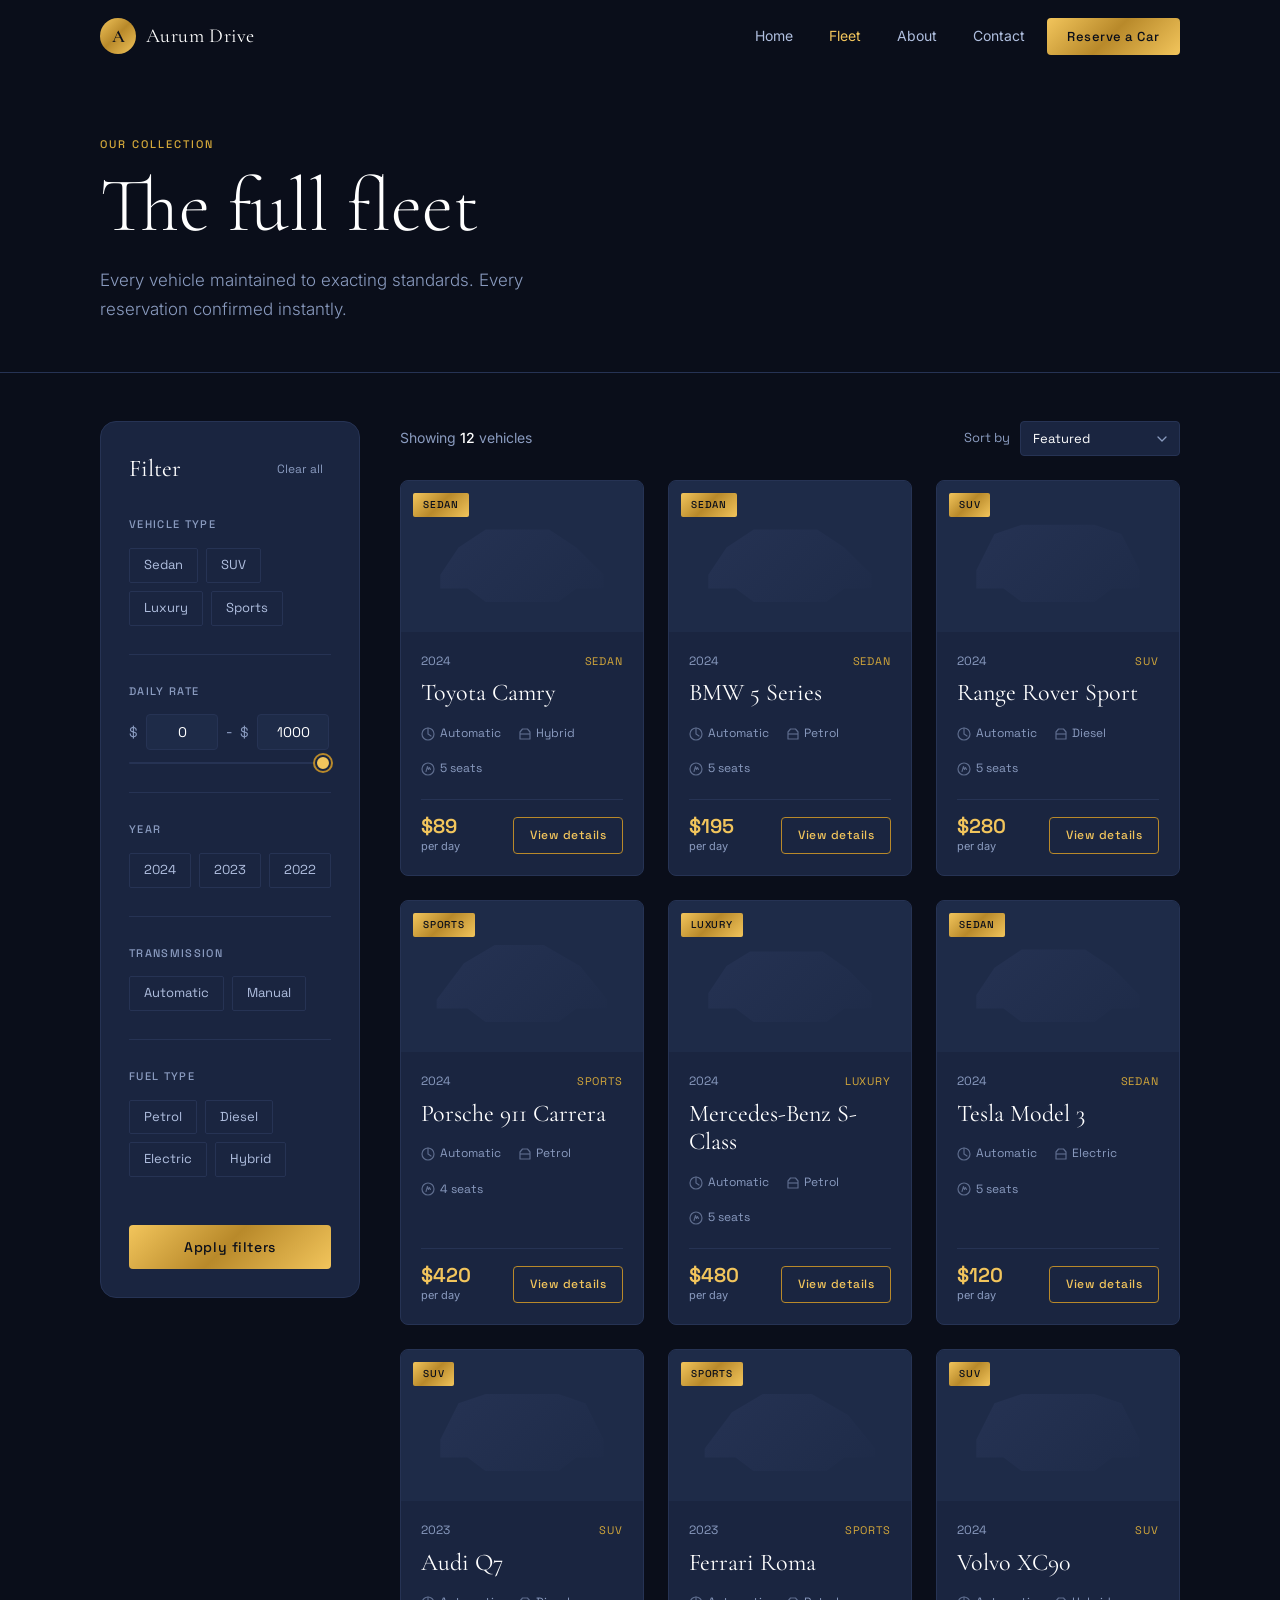
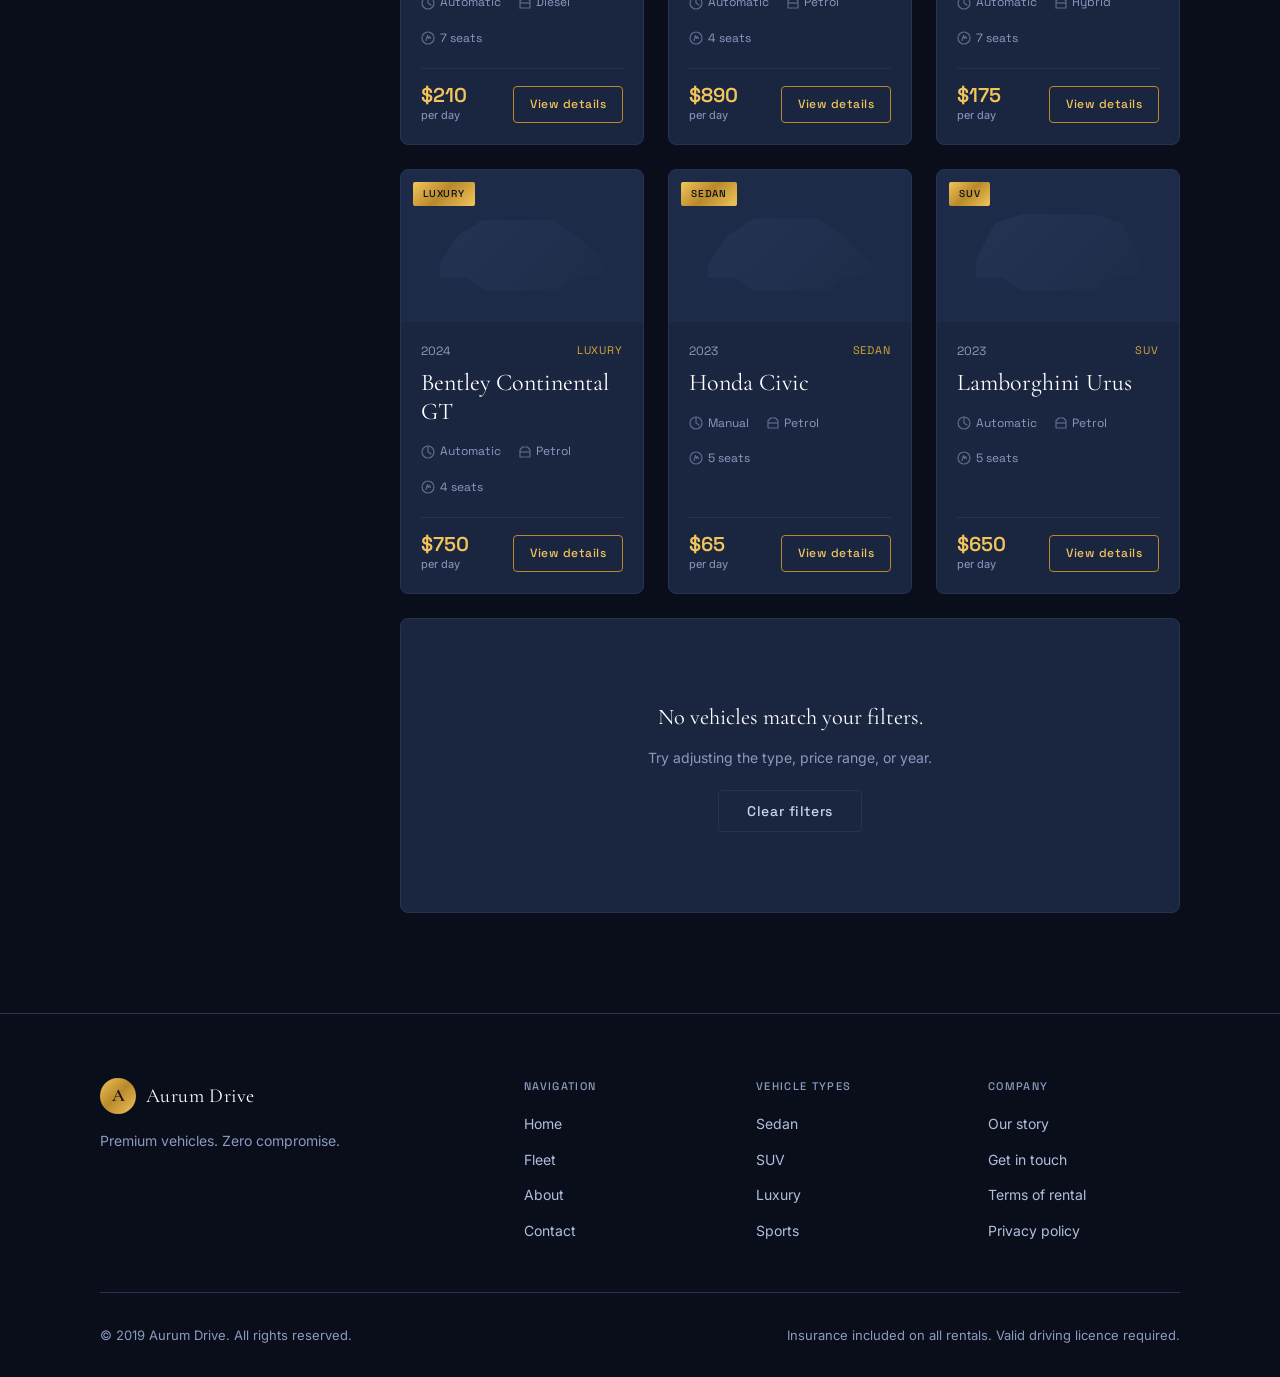
<file: cars.html>
<!doctype html>
<html lang="en">
  <head>
    <meta charset="UTF-8" />
    <meta name="viewport" content="width=device-width, initial-scale=1.0" />
    <title>Fleet - Aurum Drive</title>
    <link rel="preconnect" href="https://fonts.googleapis.com" />
    <link rel="preconnect" href="https://fonts.gstatic.com" crossorigin />
    <link
      href="https://fonts.googleapis.com/css2?family=Cormorant+Garamond:ital,wght@0,300;0,400;0,600;1,300;1,400&family=Inter:wght@300;400;500;600&family=Space+Grotesk:wght@400;500;600&display=swap"
      rel="stylesheet"
    />
    <link rel="stylesheet" href="css/style.css" />
    <link rel="stylesheet" href="css/cars.css" />
  </head>
  <body>
    <header class="site-header" id="site-header">
      <nav class="nav-container">
        <a href="index.html" class="nav-logo">
          <span class="logo-mark">A</span>
          <span class="logo-text">Aurum Drive</span>
        </a>
        <ul class="nav-links" id="nav-links">
          <li><a href="index.html" class="nav-link">Home</a></li>
          <li><a href="cars.html" class="nav-link active">Fleet</a></li>
          <li><a href="about.html" class="nav-link">About</a></li>
          <li><a href="contact.html" class="nav-link">Contact</a></li>
          <li><a href="cars.html" class="nav-cta">Reserve a Car</a></li>
        </ul>
        <button
          class="hamburger"
          id="hamburger"
          aria-label="Open navigation"
          aria-expanded="false"
        >
          <span></span>
          <span></span>
          <span></span>
        </button>
      </nav>
    </header>

    <main>
      <section class="page-hero page-hero--fleet">
        <div class="container">
          <p class="section-eyebrow">Our collection</p>
          <h1 class="page-title">The full fleet</h1>
          <p class="page-subtitle">
            Every vehicle maintained to exacting standards. Every reservation
            confirmed instantly.
          </p>
        </div>
      </section>

      <section class="fleet-section">
        <div class="container">
          <div class="fleet-layout">
            <aside class="fleet-sidebar" id="fleet-sidebar">
              <div class="sidebar-header">
                <h2 class="sidebar-title">Filter</h2>
                <button class="sidebar-reset" id="sidebar-reset">
                  Clear all
                </button>
              </div>

              <div class="filter-group">
                <h3 class="filter-label">Vehicle type</h3>
                <div class="filter-options">
                  <label class="filter-chip">
                    <input type="checkbox" name="type" value="sedan" />
                    <span>Sedan</span>
                  </label>
                  <label class="filter-chip">
                    <input type="checkbox" name="type" value="suv" />
                    <span>SUV</span>
                  </label>
                  <label class="filter-chip">
                    <input type="checkbox" name="type" value="luxury" />
                    <span>Luxury</span>
                  </label>
                  <label class="filter-chip">
                    <input type="checkbox" name="type" value="sports" />
                    <span>Sports</span>
                  </label>
                </div>
              </div>

              <div class="filter-group">
                <h3 class="filter-label">Daily rate</h3>
                <div class="price-range">
                  <div class="price-inputs">
                    <span class="price-symbol">$</span>
                    <input
                      type="number"
                      id="price-min"
                      class="price-input"
                      placeholder="Min"
                      min="0"
                      max="1000"
                      value="0"
                    />
                    <span class="price-sep">-</span>
                    <span class="price-symbol">$</span>
                    <input
                      type="number"
                      id="price-max"
                      class="price-input"
                      placeholder="Max"
                      min="0"
                      max="1000"
                      value="1000"
                    />
                  </div>
                  <input
                    type="range"
                    id="price-slider"
                    class="price-slider"
                    min="0"
                    max="1000"
                    value="1000"
                  />
                </div>
              </div>

              <div class="filter-group">
                <h3 class="filter-label">Year</h3>
                <div class="filter-options">
                  <label class="filter-chip">
                    <input type="checkbox" name="year" value="2024" />
                    <span>2024</span>
                  </label>
                  <label class="filter-chip">
                    <input type="checkbox" name="year" value="2023" />
                    <span>2023</span>
                  </label>
                  <label class="filter-chip">
                    <input type="checkbox" name="year" value="2022" />
                    <span>2022</span>
                  </label>
                </div>
              </div>

              <div class="filter-group">
                <h3 class="filter-label">Transmission</h3>
                <div class="filter-options">
                  <label class="filter-chip">
                    <input
                      type="checkbox"
                      name="transmission"
                      value="automatic"
                    />
                    <span>Automatic</span>
                  </label>
                  <label class="filter-chip">
                    <input type="checkbox" name="transmission" value="manual" />
                    <span>Manual</span>
                  </label>
                </div>
              </div>

              <div class="filter-group">
                <h3 class="filter-label">Fuel type</h3>
                <div class="filter-options">
                  <label class="filter-chip">
                    <input type="checkbox" name="fuel" value="petrol" />
                    <span>Petrol</span>
                  </label>
                  <label class="filter-chip">
                    <input type="checkbox" name="fuel" value="diesel" />
                    <span>Diesel</span>
                  </label>
                  <label class="filter-chip">
                    <input type="checkbox" name="fuel" value="electric" />
                    <span>Electric</span>
                  </label>
                  <label class="filter-chip">
                    <input type="checkbox" name="fuel" value="hybrid" />
                    <span>Hybrid</span>
                  </label>
                </div>
              </div>

              <button class="btn-primary btn-apply" id="apply-filters">
                Apply filters
              </button>
            </aside>

            <div class="fleet-main">
              <div class="fleet-toolbar">
                <p class="fleet-count" id="fleet-count">
                  Showing <span id="results-count">12</span> vehicles
                </p>
                <div class="fleet-sort">
                  <label for="sort-select" class="sort-label">Sort by</label>
                  <select id="sort-select" class="sort-select">
                    <option value="featured">Featured</option>
                    <option value="price-asc">Price: low to high</option>
                    <option value="price-desc">Price: high to low</option>
                    <option value="year-desc">Newest first</option>
                    <option value="name-asc">Name A–Z</option>
                  </select>
                </div>
                <button
                  class="mobile-filter-toggle"
                  id="mobile-filter-toggle"
                  aria-label="Open filters"
                >
                  <svg width="18" height="18" viewBox="0 0 18 18" fill="none">
                    <path
                      d="M2 4h14M5 9h8M8 14h2"
                      stroke="currentColor"
                      stroke-width="1.5"
                      stroke-linecap="round"
                    />
                  </svg>
                  Filters
                </button>
              </div>

              <div class="fleet-grid" id="fleet-grid"></div>

              <div class="fleet-empty" id="fleet-empty" hidden>
                <p class="empty-title">No vehicles match your filters.</p>
                <p class="empty-sub">
                  Try adjusting the type, price range, or year.
                </p>
                <button class="btn-ghost" id="empty-reset">
                  Clear filters
                </button>
              </div>
            </div>
          </div>
        </div>
      </section>
    </main>

    <footer class="site-footer">
      <div class="container">
        <div class="footer-grid">
          <div class="footer-brand">
            <a href="index.html" class="nav-logo">
              <span class="logo-mark">A</span>
              <span class="logo-text">Aurum Drive</span>
            </a>
            <p class="footer-tagline">Premium vehicles. Zero compromise.</p>
          </div>
          <div class="footer-nav">
            <h4 class="footer-nav-title">Navigation</h4>
            <ul>
              <li><a href="index.html">Home</a></li>
              <li><a href="cars.html">Fleet</a></li>
              <li><a href="about.html">About</a></li>
              <li><a href="contact.html">Contact</a></li>
            </ul>
          </div>
          <div class="footer-nav">
            <h4 class="footer-nav-title">Vehicle types</h4>
            <ul>
              <li><a href="cars.html?type=sedan">Sedan</a></li>
              <li><a href="cars.html?type=suv">SUV</a></li>
              <li><a href="cars.html?type=luxury">Luxury</a></li>
              <li><a href="cars.html?type=sports">Sports</a></li>
            </ul>
          </div>
          <div class="footer-nav">
            <h4 class="footer-nav-title">Company</h4>
            <ul>
              <li><a href="about.html">Our story</a></li>
              <li><a href="contact.html">Get in touch</a></li>
              <li><a href="#">Terms of rental</a></li>
              <li><a href="#">Privacy policy</a></li>
            </ul>
          </div>
        </div>
        <div class="footer-bottom">
          <p class="footer-copy">
            &copy; 2019 Aurum Drive. All rights reserved.
          </p>
          <p class="footer-legal">
            Insurance included on all rentals. Valid driving licence required.
          </p>
        </div>
      </div>
    </footer>

    <script src="js/main.js"></script>
    <script src="js/cars.js"></script>
  </body>
</html>
</file>
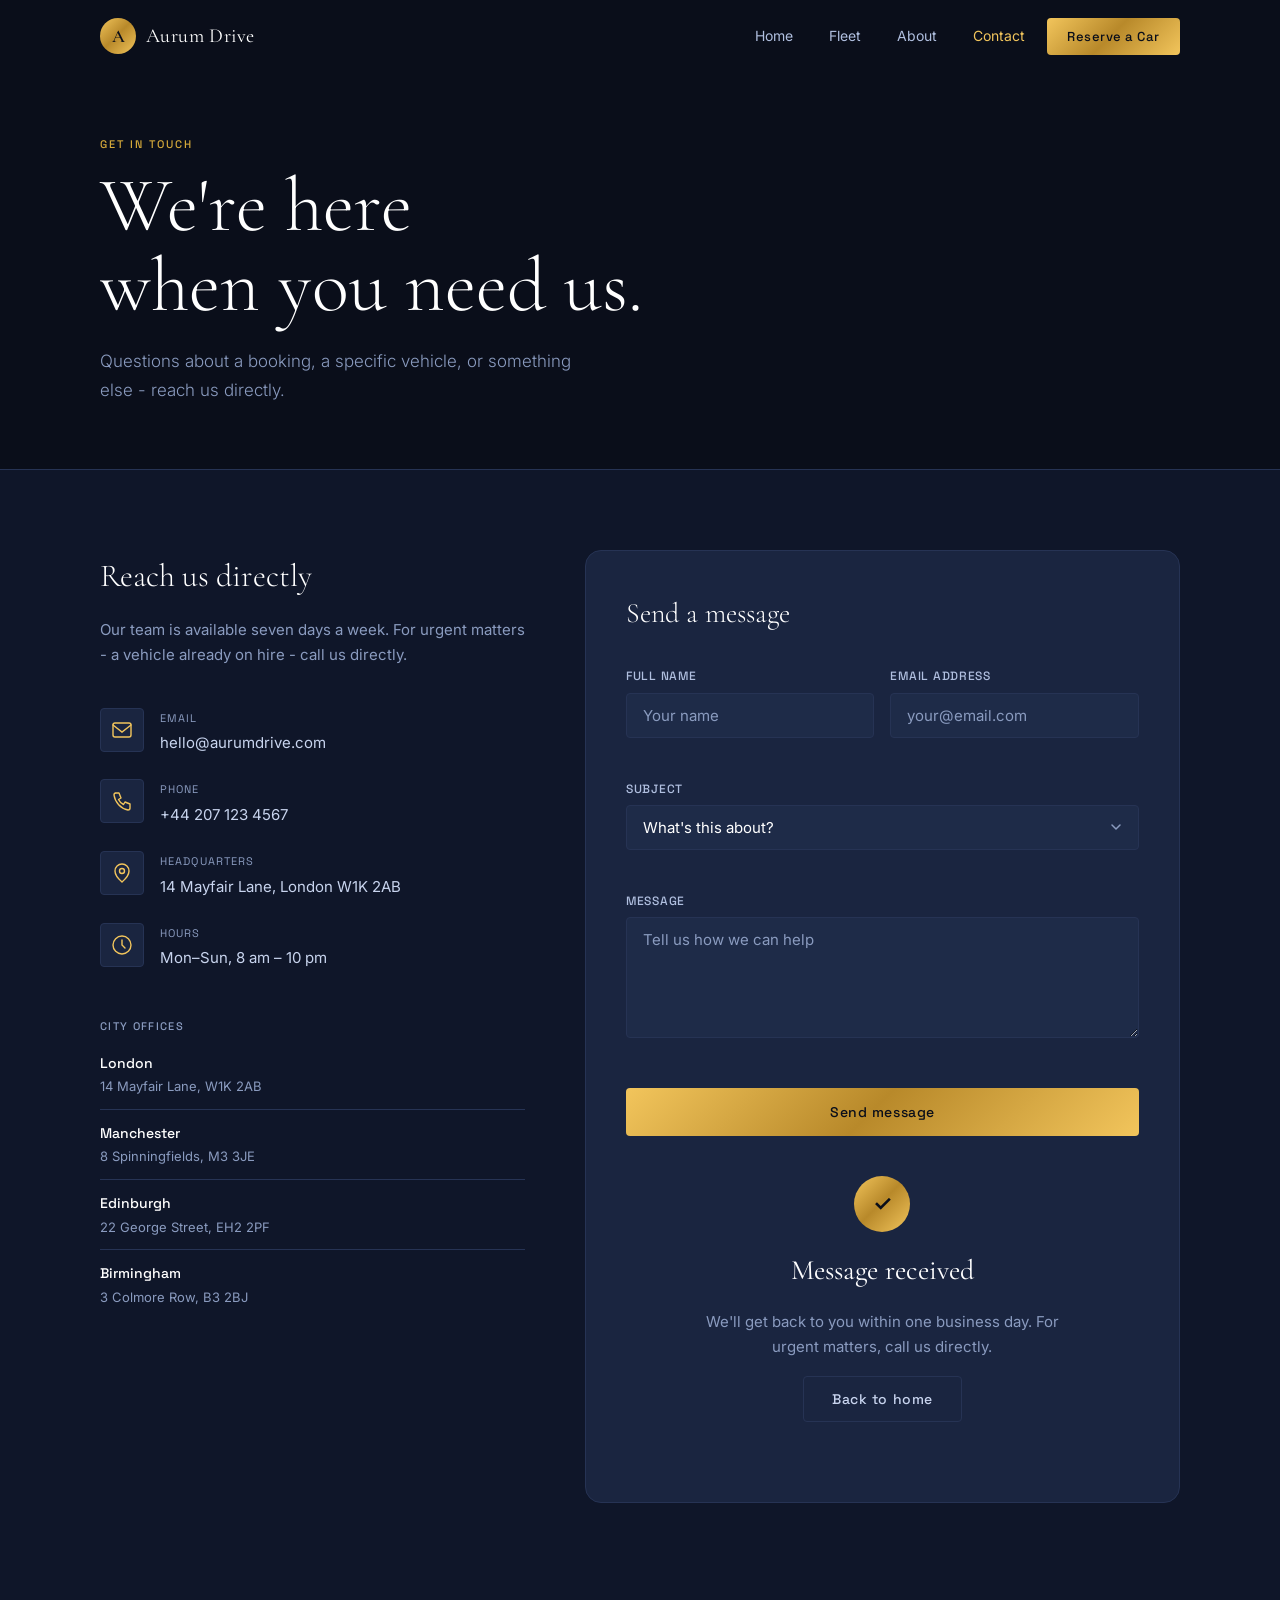
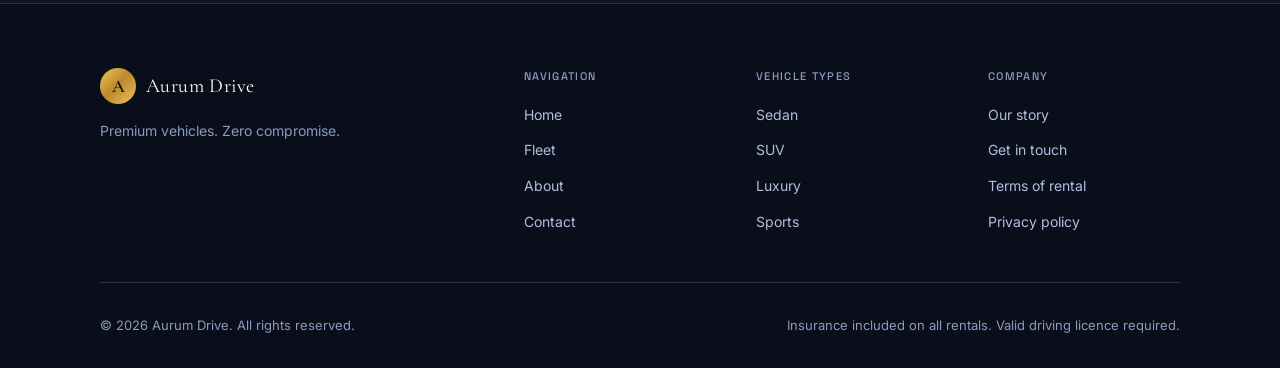
<file: contact.html>
<!doctype html>
<html lang="en">
  <head>
    <meta charset="UTF-8" />
    <meta name="viewport" content="width=device-width, initial-scale=1.0" />
    <title>Contact - Aurum Drive</title>
    <link rel="preconnect" href="https://fonts.googleapis.com" />
    <link rel="preconnect" href="https://fonts.gstatic.com" crossorigin />
    <link
      href="https://fonts.googleapis.com/css2?family=Cormorant+Garamond:ital,wght@0,300;0,400;0,600;1,300;1,400&family=Inter:wght@300;400;500;600&family=Space+Grotesk:wght@400;500;600&display=swap"
      rel="stylesheet"
    />
    <link rel="stylesheet" href="css/style.css" />
  </head>
  <body>
    <header class="site-header" id="site-header">
      <nav class="nav-container">
        <a href="index.html" class="nav-logo">
          <span class="logo-mark">A</span>
          <span class="logo-text">Aurum Drive</span>
        </a>
        <ul class="nav-links" id="nav-links">
          <li><a href="index.html" class="nav-link">Home</a></li>
          <li><a href="cars.html" class="nav-link">Fleet</a></li>
          <li><a href="about.html" class="nav-link">About</a></li>
          <li><a href="contact.html" class="nav-link active">Contact</a></li>
          <li><a href="cars.html" class="nav-cta">Reserve a Car</a></li>
        </ul>
        <button
          class="hamburger"
          id="hamburger"
          aria-label="Open navigation"
          aria-expanded="false"
        >
          <span></span>
          <span></span>
          <span></span>
        </button>
      </nav>
    </header>

    <main>
      <section class="page-hero">
        <div class="container">
          <p class="section-eyebrow">Get in touch</p>
          <h1 class="page-title">We're here<br />when you need us.</h1>
          <p class="page-subtitle">
            Questions about a booking, a specific vehicle, or something else -
            reach us directly.
          </p>
        </div>
      </section>

      <section class="contact-section">
        <div class="container">
          <div class="contact-layout">
            <div class="contact-info">
              <h2 class="contact-info-title">Reach us directly</h2>
              <p class="contact-info-text">
                Our team is available seven days a week. For urgent matters - a
                vehicle already on hire - call us directly.
              </p>

              <div class="contact-channels">
                <div class="contact-channel">
                  <div class="channel-icon">
                    <svg width="22" height="22" viewBox="0 0 22 22" fill="none">
                      <path
                        d="M4 4h14a2 2 0 012 2v10a2 2 0 01-2 2H4a2 2 0 01-2-2V6a2 2 0 012-2z"
                        stroke="currentColor"
                        stroke-width="1.4"
                      />
                      <path
                        d="M2 6l9 7 9-7"
                        stroke="currentColor"
                        stroke-width="1.4"
                        stroke-linecap="round"
                      />
                    </svg>
                  </div>
                  <div class="channel-text">
                    <span class="channel-label">Email</span>
                    <a href="mailto:hello@aurumdrive.com" class="channel-value"
                      >hello@aurumdrive.com</a
                    >
                  </div>
                </div>

                <div class="contact-channel">
                  <div class="channel-icon">
                    <svg width="22" height="22" viewBox="0 0 22 22" fill="none">
                      <path
                        d="M4 3h4l2 5-2.5 1.5a11 11 0 005 5L14 12l5 2v4a2 2 0 01-2 2A18 18 0 013 5a2 2 0 012-2z"
                        stroke="currentColor"
                        stroke-width="1.4"
                        stroke-linejoin="round"
                      />
                    </svg>
                  </div>
                  <div class="channel-text">
                    <span class="channel-label">Phone</span>
                    <a href="tel:+442071234567" class="channel-value"
                      >+44 207 123 4567</a
                    >
                  </div>
                </div>

                <div class="contact-channel">
                  <div class="channel-icon">
                    <svg width="22" height="22" viewBox="0 0 22 22" fill="none">
                      <path
                        d="M11 2a7 7 0 00-7 7c0 5 7 11 7 11s7-6 7-11a7 7 0 00-7-7z"
                        stroke="currentColor"
                        stroke-width="1.4"
                      />
                      <circle
                        cx="11"
                        cy="9"
                        r="2.5"
                        stroke="currentColor"
                        stroke-width="1.4"
                      />
                    </svg>
                  </div>
                  <div class="channel-text">
                    <span class="channel-label">Headquarters</span>
                    <span class="channel-value"
                      >14 Mayfair Lane, London W1K 2AB</span
                    >
                  </div>
                </div>

                <div class="contact-channel">
                  <div class="channel-icon">
                    <svg width="22" height="22" viewBox="0 0 22 22" fill="none">
                      <circle
                        cx="11"
                        cy="11"
                        r="9"
                        stroke="currentColor"
                        stroke-width="1.4"
                      />
                      <path
                        d="M11 6v5l3 3"
                        stroke="currentColor"
                        stroke-width="1.4"
                        stroke-linecap="round"
                      />
                    </svg>
                  </div>
                  <div class="channel-text">
                    <span class="channel-label">Hours</span>
                    <span class="channel-value">Mon–Sun, 8 am – 10 pm</span>
                  </div>
                </div>
              </div>

              <div class="contact-locations">
                <h3 class="locations-title">City offices</h3>
                <div class="locations-list">
                  <div class="location-item">
                    <span class="location-city">London</span>
                    <span class="location-address"
                      >14 Mayfair Lane, W1K 2AB</span
                    >
                  </div>
                  <div class="location-item">
                    <span class="location-city">Manchester</span>
                    <span class="location-address"
                      >8 Spinningfields, M3 3JE</span
                    >
                  </div>
                  <div class="location-item">
                    <span class="location-city">Edinburgh</span>
                    <span class="location-address"
                      >22 George Street, EH2 2PF</span
                    >
                  </div>
                  <div class="location-item">
                    <span class="location-city">Birmingham</span>
                    <span class="location-address">3 Colmore Row, B3 2BJ</span>
                  </div>
                </div>
              </div>
            </div>

            <div class="contact-form-wrapper">
              <form class="contact-form" id="contact-form" novalidate>
                <h2 class="contact-form-title">Send a message</h2>

                <div class="form-row form-row--split">
                  <div class="form-group">
                    <label for="contact-name" class="form-label"
                      >Full name</label
                    >
                    <input
                      type="text"
                      id="contact-name"
                      class="form-input"
                      placeholder="Your name"
                      required
                    />
                    <span class="form-error" id="contact-name-error"></span>
                  </div>
                  <div class="form-group">
                    <label for="contact-email" class="form-label"
                      >Email address</label
                    >
                    <input
                      type="email"
                      id="contact-email"
                      class="form-input"
                      placeholder="your@email.com"
                      required
                    />
                    <span class="form-error" id="contact-email-error"></span>
                  </div>
                </div>

                <div class="form-group">
                  <label for="contact-subject" class="form-label"
                    >Subject</label
                  >
                  <select id="contact-subject" class="form-select" required>
                    <option value="">What's this about?</option>
                    <option value="booking">Existing booking</option>
                    <option value="new-booking">New reservation</option>
                    <option value="fleet">Fleet enquiry</option>
                    <option value="corporate">Corporate account</option>
                    <option value="feedback">Feedback</option>
                    <option value="other">Something else</option>
                  </select>
                  <span class="form-error" id="contact-subject-error"></span>
                </div>

                <div class="form-group">
                  <label for="contact-message" class="form-label"
                    >Message</label
                  >
                  <textarea
                    id="contact-message"
                    class="form-textarea"
                    rows="5"
                    placeholder="Tell us how we can help"
                    required
                  ></textarea>
                  <span class="form-error" id="contact-message-error"></span>
                </div>

                <button type="submit" class="btn-primary btn-contact-submit">
                  Send message
                </button>
              </form>

              <div class="contact-success" id="contact-success" hidden>
                <div class="success-icon">✓</div>
                <h3 class="success-title">Message received</h3>
                <p class="success-text">
                  We'll get back to you within one business day. For urgent
                  matters, call us directly.
                </p>
                <a href="index.html" class="btn-ghost">Back to home</a>
              </div>
            </div>
          </div>
        </div>
      </section>
    </main>

    <footer class="site-footer">
      <div class="container">
        <div class="footer-grid">
          <div class="footer-brand">
            <a href="index.html" class="nav-logo">
              <span class="logo-mark">A</span>
              <span class="logo-text">Aurum Drive</span>
            </a>
            <p class="footer-tagline">Premium vehicles. Zero compromise.</p>
          </div>
          <div class="footer-nav">
            <h4 class="footer-nav-title">Navigation</h4>
            <ul>
              <li><a href="index.html">Home</a></li>
              <li><a href="cars.html">Fleet</a></li>
              <li><a href="about.html">About</a></li>
              <li><a href="contact.html">Contact</a></li>
            </ul>
          </div>
          <div class="footer-nav">
            <h4 class="footer-nav-title">Vehicle types</h4>
            <ul>
              <li><a href="cars.html?type=sedan">Sedan</a></li>
              <li><a href="cars.html?type=suv">SUV</a></li>
              <li><a href="cars.html?type=luxury">Luxury</a></li>
              <li><a href="cars.html?type=sports">Sports</a></li>
            </ul>
          </div>
          <div class="footer-nav">
            <h4 class="footer-nav-title">Company</h4>
            <ul>
              <li><a href="about.html">Our story</a></li>
              <li><a href="contact.html">Get in touch</a></li>
              <li><a href="#">Terms of rental</a></li>
              <li><a href="#">Privacy policy</a></li>
            </ul>
          </div>
        </div>
        <div class="footer-bottom">
          <p class="footer-copy">
            &copy; 2026 Aurum Drive. All rights reserved.
          </p>
          <p class="footer-legal">
            Insurance included on all rentals. Valid driving licence required.
          </p>
        </div>
      </div>
    </footer>

    <script src="js/main.js"></script>
    <script src="js/booking.js"></script>
  </body>
</html>
</file>
<file: css/style.css>
@import url("https://fonts.googleapis.com/css2?family=Cormorant+Garamond:ital,wght@0,300;0,400;0,600;1,300;1,400&family=Inter:wght@300;400;500;600&family=Space+Grotesk:wght@400;500;600&display=swap");

*,
*::before,
*::after {
  box-sizing: border-box;
  margin: 0;
  padding: 0;
}

:root {
  --ink: #0a0e1a;
  --deep: #0f1629;
  --mid: #1a2540;
  --surface: #1e2b48;
  --border: #263354;
  --ghost: #8a9bbf;
  --ghost-light: #b0bfdf;
  --white: #ffffff;
  --white-soft: #c8d4ee;

  --gold-light: #f2c55c;
  --gold-mid: #d4a83a;
  --gold-dark: #b8892a;
  --gold-grad: linear-gradient(135deg, #f2c55c 0%, #b8892a 48%, #f2c55c 100%);
  --gold-shimmer: linear-gradient(
    90deg,
    transparent 0%,
    #f2c55c 30%,
    #fff5cc 50%,
    #f2c55c 70%,
    transparent 100%
  );

  --font-display: "Cormorant Garamond", Georgia, serif;
  --font-body: "Inter", system-ui, sans-serif;
  --font-data: "Space Grotesk", system-ui, sans-serif;

  --nav-height: 72px;
  --radius-sm: 4px;
  --radius-md: 8px;
  --radius-lg: 16px;

  --transition-base: 200ms ease;
  --transition-smooth: 350ms cubic-bezier(0.4, 0, 0.2, 1);
}

html {
  font-size: 16px;
  scroll-behavior: smooth;
}

body {
  font-family: var(--font-body);
  background-color: var(--ink);
  color: var(--white);
  line-height: 1.6;
  -webkit-font-smoothing: antialiased;
  -moz-osx-font-smoothing: grayscale;
  overflow-x: hidden;
}

@media (prefers-reduced-motion: reduce) {
  *,
  *::before,
  *::after {
    animation-duration: 0.01ms !important;
    transition-duration: 0.01ms !important;
  }
  html {
    scroll-behavior: auto;
  }
}

img {
  display: block;
  max-width: 100%;
}

a {
  text-decoration: none;
  color: inherit;
}

ul {
  list-style: none;
}

button {
  cursor: pointer;
  font-family: var(--font-body);
  border: none;
  background: none;
}

input,
select,
textarea {
  font-family: var(--font-body);
}

.container {
  width: 100%;
  max-width: 1200px;
  margin: 0 auto;
  padding: 0 24px;
}

@media (min-width: 768px) {
  .container {
    padding: 0 40px;
  }
}

@media (min-width: 1200px) {
  .container {
    padding: 0 60px;
  }
}

.site-header {
  position: fixed;
  top: 0;
  left: 0;
  right: 0;
  z-index: 100;
  height: var(--nav-height);
  background: transparent;
  transition:
    background var(--transition-smooth),
    box-shadow var(--transition-smooth);
}

.site-header.scrolled {
  background: rgba(10, 14, 26, 0.95);
  backdrop-filter: blur(12px);
  -webkit-backdrop-filter: blur(12px);
  box-shadow: 0 1px 0 var(--border);
}

.nav-container {
  height: var(--nav-height);
  max-width: 1200px;
  margin: 0 auto;
  padding: 0 24px;
  display: flex;
  align-items: center;
  justify-content: space-between;
  gap: 32px;
}

@media (min-width: 768px) {
  .nav-container {
    padding: 0 40px;
  }
}

@media (min-width: 1200px) {
  .nav-container {
    padding: 0 60px;
  }
}

.nav-logo {
  display: flex;
  align-items: center;
  gap: 10px;
  flex-shrink: 0;
}

.logo-mark {
  width: 36px;
  height: 36px;
  border-radius: 50%;
  background: var(--gold-grad);
  display: flex;
  align-items: center;
  justify-content: center;
  font-family: var(--font-display);
  font-weight: 600;
  font-size: 18px;
  color: var(--ink);
  flex-shrink: 0;
}

.logo-text {
  font-family: var(--font-display);
  font-size: 20px;
  font-weight: 400;
  letter-spacing: 0.02em;
  color: var(--white);
}

.nav-links {
  display: none;
  align-items: center;
  gap: 8px;
}

@media (min-width: 900px) {
  .nav-links {
    display: flex;
  }
}

.nav-link {
  font-size: 14px;
  font-weight: 400;
  color: var(--ghost-light);
  padding: 8px 14px;
  border-radius: var(--radius-sm);
  transition: color var(--transition-base);
}

.nav-link:hover,
.nav-link.active {
  color: var(--white);
}

.nav-link.active {
  color: var(--gold-light);
}

.nav-cta {
  font-family: var(--font-data);
  font-size: 13px;
  font-weight: 500;
  letter-spacing: 0.04em;
  color: var(--ink);
  background: var(--gold-grad);
  padding: 10px 20px;
  border-radius: var(--radius-sm);
  transition:
    opacity var(--transition-base),
    transform var(--transition-base);
}

.nav-cta:hover {
  opacity: 0.88;
  transform: translateY(-1px);
}

.hamburger {
  display: flex;
  flex-direction: column;
  justify-content: center;
  gap: 5px;
  width: 36px;
  height: 36px;
  padding: 4px;
}

@media (min-width: 900px) {
  .hamburger {
    display: none;
  }
}

.hamburger span {
  display: block;
  height: 1.5px;
  background: var(--white);
  border-radius: 2px;
  transition:
    transform var(--transition-smooth),
    opacity var(--transition-base);
  transform-origin: center;
}

.hamburger.open span:nth-child(1) {
  transform: translateY(6.5px) rotate(45deg);
}

.hamburger.open span:nth-child(2) {
  opacity: 0;
  transform: scaleX(0);
}

.hamburger.open span:nth-child(3) {
  transform: translateY(-6.5px) rotate(-45deg);
}

@media (max-width: 899px) {
  .nav-links {
    display: flex;
    flex-direction: column;
    position: fixed;
    top: var(--nav-height);
    left: 0;
    right: 0;
    background: rgba(10, 14, 26, 0.98);
    backdrop-filter: blur(16px);
    -webkit-backdrop-filter: blur(16px);
    padding: 24px 24px 32px;
    gap: 4px;
    transform: translateY(-110%);
    transition: transform var(--transition-smooth);
    border-bottom: 1px solid var(--border);
  }

  .nav-links.open {
    transform: translateY(0);
  }

  .nav-link {
    padding: 14px 16px;
    font-size: 16px;
    border-radius: var(--radius-md);
  }

  .nav-cta {
    margin-top: 12px;
    text-align: center;
    padding: 14px 20px;
    border-radius: var(--radius-md);
  }
}

.btn-primary {
  display: inline-flex;
  align-items: center;
  justify-content: center;
  font-family: var(--font-data);
  font-size: 14px;
  font-weight: 500;
  letter-spacing: 0.04em;
  color: var(--ink);
  background: var(--gold-grad);
  padding: 12px 28px;
  border-radius: var(--radius-sm);
  transition:
    opacity var(--transition-base),
    transform var(--transition-base),
    box-shadow var(--transition-base);
  border: none;
  cursor: pointer;
  text-align: center;
}

.btn-primary:hover {
  opacity: 0.88;
  transform: translateY(-2px);
  box-shadow: 0 8px 24px rgba(242, 197, 92, 0.25);
}

.btn-primary:active {
  transform: translateY(0);
}

.btn-primary.btn-large {
  font-size: 15px;
  padding: 16px 40px;
}

.btn-ghost {
  display: inline-flex;
  align-items: center;
  justify-content: center;
  font-family: var(--font-data);
  font-size: 14px;
  font-weight: 500;
  letter-spacing: 0.04em;
  color: var(--white-soft);
  background: transparent;
  padding: 11px 28px;
  border-radius: var(--radius-sm);
  border: 1px solid var(--border);
  transition:
    color var(--transition-base),
    border-color var(--transition-base),
    transform var(--transition-base);
  cursor: pointer;
  text-align: center;
}

.btn-ghost:hover {
  color: var(--white);
  border-color: var(--ghost);
  transform: translateY(-2px);
}

.hero {
  min-height: 100svh;
  background: var(--ink);
  display: flex;
  flex-direction: column;
  justify-content: center;
  padding: calc(var(--nav-height) + 48px) 24px 80px;
  position: relative;
  overflow: hidden;
}

.hero-content {
  max-width: 1200px;
  margin: 0 auto;
  width: 100%;
  padding: 0 16px;
}

@media (min-width: 768px) {
  .hero-content {
    padding: 0 16px;
  }
}

.hero-eyebrow {
  font-family: var(--font-data);
  font-size: 12px;
  font-weight: 500;
  letter-spacing: 0.15em;
  text-transform: uppercase;
  color: var(--gold-mid);
  margin-bottom: 20px;
}

.hero-headline {
  font-family: var(--font-display);
  font-weight: 300;
  font-size: clamp(3rem, 8vw, 7rem);
  line-height: 1;
  letter-spacing: -0.01em;
  color: var(--white);
  display: flex;
  flex-direction: column;
  margin-bottom: 28px;
}

.hero-line {
  display: block;
}

.hero-line--shimmer {
  position: relative;
  display: inline-block;
  background-clip: text;
  -webkit-background-clip: text;
  color: var(--white);
  overflow: hidden;
}

.hero-line--shimmer::after {
  content: attr(data-text);
  position: absolute;
  inset: 0;
  background: var(--gold-shimmer);
  background-size: 200% 100%;
  -webkit-background-clip: text;
  background-clip: text;
  color: transparent;
  animation: shimmer-sweep 1.4s cubic-bezier(0.4, 0, 0.2, 1) 0.3s forwards;
  opacity: 0;
}

@keyframes shimmer-sweep {
  0% {
    opacity: 1;
    background-position: 140% 0;
  }
  60% {
    opacity: 1;
  }
  100% {
    opacity: 0;
    background-position: -40% 0;
  }
}

.hero-subtext {
  font-size: 17px;
  font-weight: 300;
  color: var(--ghost);
  max-width: 480px;
  line-height: 1.7;
  margin-bottom: 40px;
}

.hero-actions {
  display: flex;
  flex-wrap: wrap;
  gap: 14px;
  align-items: center;
}

.hero-stats {
  max-width: 1200px;
  margin: 72px auto 0;
  width: 100%;
  padding: 0 16px;
  display: flex;
  align-items: center;
  gap: 0;
}

.stat {
  display: flex;
  flex-direction: column;
  gap: 4px;
  padding: 0 32px;
}

.stat:first-child {
  padding-left: 0;
}

.stat-number {
  font-family: var(--font-display);
  font-size: clamp(2.5rem, 5vw, 3.5rem);
  font-weight: 300;
  line-height: 1;
  color: var(--white);
}

.stat-plus,
.stat-percent {
  font-family: var(--font-data);
  font-size: 18px;
  font-weight: 500;
  color: var(--gold-light);
  vertical-align: super;
  margin-left: 2px;
}

.stat-label {
  font-family: var(--font-data);
  font-size: 12px;
  letter-spacing: 0.1em;
  text-transform: uppercase;
  color: var(--ghost);
}

.stat-divider {
  width: 1px;
  height: 48px;
  background: var(--border);
  flex-shrink: 0;
}

.section-eyebrow {
  font-family: var(--font-data);
  font-size: 11px;
  font-weight: 500;
  letter-spacing: 0.18em;
  text-transform: uppercase;
  color: var(--gold-mid);
  margin-bottom: 12px;
}

.section-title {
  font-family: var(--font-display);
  font-size: clamp(2rem, 4vw, 3rem);
  font-weight: 300;
  color: var(--white);
  line-height: 1.1;
}

.section-header {
  display: flex;
  flex-direction: column;
  align-items: flex-start;
  margin-bottom: 48px;
}

@media (min-width: 768px) {
  .section-header {
    flex-direction: row;
    align-items: flex-end;
    justify-content: space-between;
    flex-wrap: wrap;
    gap: 16px;
  }
}

.section-header--centered {
  align-items: center;
  text-align: center;
}

@media (min-width: 768px) {
  .section-header--centered {
    flex-direction: column;
    align-items: center;
    justify-content: center;
  }
}

.section-link {
  font-family: var(--font-data);
  font-size: 13px;
  font-weight: 500;
  letter-spacing: 0.04em;
  color: var(--gold-light);
  display: flex;
  align-items: center;
  gap: 6px;
  transition: gap var(--transition-base);
}

.section-link:hover {
  gap: 10px;
}

.section-featured {
  padding: 100px 0;
  background: var(--deep);
}

.featured-grid {
  display: grid;
  grid-template-columns: 1fr;
  gap: 24px;
}

@media (min-width: 640px) {
  .featured-grid {
    grid-template-columns: repeat(2, 1fr);
  }
}

@media (min-width: 1024px) {
  .featured-grid {
    grid-template-columns: repeat(4, 1fr);
  }
}

.car-card {
  background: var(--mid);
  border: 1px solid var(--border);
  border-radius: var(--radius-md);
  overflow: hidden;
  transition:
    transform var(--transition-smooth),
    box-shadow var(--transition-smooth),
    border-color var(--transition-smooth);
  display: flex;
  flex-direction: column;
}

.car-card:hover {
  transform: translateY(-4px);
  box-shadow: 0 16px 48px rgba(0, 0, 0, 0.4);
  border-color: var(--gold-dark);
}

.car-image {
  width: 100%;
  aspect-ratio: 16/10;
  background: var(--surface);
  position: relative;
  overflow: hidden;
  display: flex;
  align-items: center;
  justify-content: center;
}

.car-silhouette {
  width: 75%;
  height: 60%;
  position: relative;
}

.car-silhouette--sedan {
  background: linear-gradient(135deg, var(--border) 0%, var(--surface) 100%);
  clip-path: polygon(
    5% 70%,
    15% 40%,
    30% 20%,
    65% 20%,
    80% 40%,
    95% 70%,
    95% 85%,
    80% 85%,
    70% 100%,
    30% 100%,
    20% 85%,
    5% 85%
  );
}

.car-silhouette--suv {
  background: linear-gradient(135deg, var(--border) 0%, var(--surface) 100%);
  clip-path: polygon(
    5% 65%,
    15% 25%,
    30% 15%,
    70% 15%,
    85% 25%,
    95% 65%,
    95% 85%,
    80% 85%,
    70% 100%,
    30% 100%,
    20% 85%,
    5% 85%
  );
}

.car-silhouette--sports {
  background: linear-gradient(135deg, var(--border) 0%, var(--surface) 100%);
  clip-path: polygon(
    3% 75%,
    18% 35%,
    35% 15%,
    62% 15%,
    82% 38%,
    97% 75%,
    97% 85%,
    80% 85%,
    70% 100%,
    30% 100%,
    20% 85%,
    3% 85%
  );
}

.car-silhouette--luxury {
  background: linear-gradient(135deg, var(--border) 0%, var(--surface) 100%);
  clip-path: polygon(
    5% 68%,
    15% 38%,
    28% 22%,
    68% 22%,
    82% 42%,
    95% 68%,
    95% 85%,
    80% 85%,
    70% 100%,
    30% 100%,
    20% 85%,
    5% 85%
  );
}

.car-image-badge {
  position: absolute;
  top: 12px;
  left: 12px;
  font-family: var(--font-data);
  font-size: 10px;
  font-weight: 500;
  letter-spacing: 0.08em;
  text-transform: uppercase;
  color: var(--ink);
  background: var(--gold-grad);
  padding: 4px 10px;
  border-radius: 2px;
}

.car-body {
  padding: 20px;
  display: flex;
  flex-direction: column;
  flex: 1;
}

.car-meta {
  display: flex;
  align-items: center;
  justify-content: space-between;
  margin-bottom: 8px;
}

.car-year {
  font-family: var(--font-data);
  font-size: 12px;
  color: var(--ghost);
}

.car-type {
  font-family: var(--font-data);
  font-size: 11px;
  letter-spacing: 0.08em;
  text-transform: uppercase;
  color: var(--gold-mid);
}

.car-name {
  font-family: var(--font-display);
  font-size: 1.5rem;
  font-weight: 400;
  color: var(--white);
  margin-bottom: 16px;
  line-height: 1.2;
}

.car-specs {
  display: flex;
  gap: 16px;
  margin-bottom: 20px;
  flex-wrap: wrap;
}

.car-spec {
  display: flex;
  align-items: center;
  gap: 5px;
  font-family: var(--font-data);
  font-size: 12px;
  color: var(--ghost);
}

.car-spec svg {
  flex-shrink: 0;
  opacity: 0.6;
}

.car-footer {
  display: flex;
  align-items: center;
  justify-content: space-between;
  margin-top: auto;
  padding-top: 16px;
  border-top: 1px solid var(--border);
}

.car-price {
  display: flex;
  flex-direction: column;
}

.price-value {
  font-family: var(--font-data);
  font-size: 1.25rem;
  font-weight: 600;
  color: var(--gold-light);
  line-height: 1;
}

.price-unit {
  font-size: 11px;
  color: var(--ghost);
  margin-top: 2px;
}

.car-btn {
  font-family: var(--font-data);
  font-size: 12px;
  font-weight: 500;
  letter-spacing: 0.04em;
  color: var(--gold-light);
  border: 1px solid var(--gold-dark);
  padding: 8px 16px;
  border-radius: var(--radius-sm);
  transition:
    background var(--transition-base),
    color var(--transition-base);
}

.car-btn:hover {
  background: var(--gold-grad);
  color: var(--ink);
  border-color: transparent;
}

.section-process {
  padding: 100px 0;
  background: var(--ink);
}

.process-grid {
  display: flex;
  flex-direction: column;
  align-items: center;
  gap: 0;
}

@media (min-width: 768px) {
  .process-grid {
    flex-direction: row;
    align-items: flex-start;
  }
}

.process-step {
  flex: 1;
  display: flex;
  flex-direction: column;
  align-items: center;
  text-align: center;
  padding: 32px 24px;
}

.process-icon {
  width: 64px;
  height: 64px;
  border-radius: 50%;
  border: 1px solid var(--border);
  display: flex;
  align-items: center;
  justify-content: center;
  color: var(--gold-light);
  margin-bottom: 20px;
  background: var(--mid);
  transition:
    border-color var(--transition-smooth),
    background var(--transition-smooth);
}

.process-step:hover .process-icon {
  border-color: var(--gold-dark);
  background: var(--surface);
}

.process-title {
  font-family: var(--font-display);
  font-size: 1.5rem;
  font-weight: 400;
  color: var(--white);
  margin-bottom: 12px;
}

.process-desc {
  font-size: 14px;
  color: var(--ghost);
  line-height: 1.7;
  max-width: 240px;
}

.process-connector {
  width: 1px;
  height: 40px;
  background: var(--border);
  flex-shrink: 0;
}

@media (min-width: 768px) {
  .process-connector {
    width: 60px;
    height: 1px;
    margin-top: 64px;
  }
}

.section-categories {
  padding: 100px 0;
  background: var(--deep);
}

.categories-grid {
  display: grid;
  grid-template-columns: 1fr;
  gap: 20px;
}

@media (min-width: 640px) {
  .categories-grid {
    grid-template-columns: repeat(2, 1fr);
  }
}

@media (min-width: 1024px) {
  .categories-grid {
    grid-template-columns: repeat(4, 1fr);
  }
}

.category-card {
  display: block;
  background: var(--mid);
  border: 1px solid var(--border);
  border-radius: var(--radius-md);
  overflow: hidden;
  transition:
    transform var(--transition-smooth),
    border-color var(--transition-smooth);
}

.category-card:hover {
  transform: translateY(-4px);
  border-color: var(--gold-dark);
}

.category-visual {
  width: 100%;
  aspect-ratio: 4/3;
  display: flex;
  align-items: center;
  justify-content: center;
  position: relative;
}

.category-visual--sedan {
  background: linear-gradient(145deg, #131b30 0%, #1e2b48 100%);
}
.category-visual--suv {
  background: linear-gradient(145deg, #0f1c38 0%, #192340 100%);
}
.category-visual--luxury {
  background: linear-gradient(145deg, #1a1520 0%, #241e32 100%);
}
.category-visual--sports {
  background: linear-gradient(145deg, #1a1215 0%, #2a1a1a 100%);
}

.category-visual::after {
  content: "";
  position: absolute;
  inset: 20%;
  border: 1px solid rgba(242, 197, 92, 0.12);
  border-radius: 50%;
  pointer-events: none;
}

.category-info {
  padding: 16px 20px;
  border-top: 1px solid var(--border);
}

.category-name {
  font-family: var(--font-display);
  font-size: 1.25rem;
  font-weight: 400;
  color: var(--white);
  margin-bottom: 2px;
}

.category-count {
  font-family: var(--font-data);
  font-size: 12px;
  color: var(--ghost);
}

.section-testimonials {
  padding: 100px 0;
  background: var(--ink);
}

.testimonials-grid {
  display: grid;
  grid-template-columns: 1fr;
  gap: 24px;
}

@media (min-width: 768px) {
  .testimonials-grid {
    grid-template-columns: repeat(3, 1fr);
  }
}

.testimonial-card {
  background: var(--mid);
  border: 1px solid var(--border);
  border-radius: var(--radius-md);
  padding: 28px;
  display: flex;
  flex-direction: column;
  gap: 20px;
  transition: border-color var(--transition-smooth);
}

.testimonial-card--featured {
  border-color: var(--gold-dark);
  background: linear-gradient(
    135deg,
    var(--mid) 0%,
    rgba(26, 37, 64, 0.8) 100%
  );
}

.testimonial-card:hover {
  border-color: var(--gold-dark);
}

.testimonial-rating {
  display: flex;
  gap: 3px;
}

.star {
  color: var(--gold-light);
  font-size: 14px;
}

.testimonial-quote {
  font-family: var(--font-display);
  font-size: 1.1rem;
  font-style: italic;
  font-weight: 300;
  color: var(--white-soft);
  line-height: 1.6;
  flex: 1;
}

.testimonial-author {
  display: flex;
  align-items: center;
  gap: 12px;
}

.author-avatar {
  width: 40px;
  height: 40px;
  border-radius: 50%;
  background: var(--surface);
  border: 1px solid var(--border);
  display: flex;
  align-items: center;
  justify-content: center;
  font-family: var(--font-data);
  font-size: 12px;
  font-weight: 500;
  color: var(--gold-mid);
  flex-shrink: 0;
}

.author-info {
  display: flex;
  flex-direction: column;
  gap: 2px;
}

.author-name {
  font-family: var(--font-data);
  font-size: 13px;
  font-weight: 500;
  color: var(--white);
}

.author-role {
  font-size: 12px;
  color: var(--ghost);
}

.section-cta {
  padding: 120px 0;
  background: var(--deep);
  position: relative;
  overflow: hidden;
}

.section-cta::before {
  content: "";
  position: absolute;
  inset: 0;
  background: radial-gradient(
    ellipse at 50% 50%,
    rgba(242, 197, 92, 0.05) 0%,
    transparent 65%
  );
  pointer-events: none;
}

.cta-inner {
  text-align: center;
  display: flex;
  flex-direction: column;
  align-items: center;
  gap: 20px;
  position: relative;
}

.cta-headline {
  font-family: var(--font-display);
  font-size: clamp(2.5rem, 5vw, 4rem);
  font-weight: 300;
  color: var(--white);
  line-height: 1.1;
}

.cta-subtext {
  font-size: 16px;
  color: var(--ghost);
  max-width: 400px;
  line-height: 1.7;
}

.site-footer {
  background: var(--ink);
  border-top: 1px solid var(--border);
  padding: 64px 0 32px;
}

.footer-grid {
  display: grid;
  grid-template-columns: 1fr;
  gap: 40px;
  margin-bottom: 48px;
}

@media (min-width: 640px) {
  .footer-grid {
    grid-template-columns: repeat(2, 1fr);
  }
}

@media (min-width: 1024px) {
  .footer-grid {
    grid-template-columns: 2fr 1fr 1fr 1fr;
  }
}

.footer-brand {
  display: flex;
  flex-direction: column;
  gap: 16px;
}

.footer-tagline {
  font-size: 14px;
  color: var(--ghost);
  line-height: 1.6;
}

.footer-nav h4.footer-nav-title {
  font-family: var(--font-data);
  font-size: 11px;
  font-weight: 500;
  letter-spacing: 0.12em;
  text-transform: uppercase;
  color: var(--ghost);
  margin-bottom: 16px;
}

.footer-nav ul {
  display: flex;
  flex-direction: column;
  gap: 10px;
}

.footer-nav ul li a {
  font-size: 14px;
  color: var(--ghost-light);
  transition: color var(--transition-base);
}

.footer-nav ul li a:hover {
  color: var(--gold-light);
}

.footer-bottom {
  display: flex;
  flex-direction: column;
  gap: 8px;
  padding-top: 32px;
  border-top: 1px solid var(--border);
}

@media (min-width: 768px) {
  .footer-bottom {
    flex-direction: row;
    align-items: center;
    justify-content: space-between;
  }
}

.footer-copy,
.footer-legal {
  font-size: 13px;
  color: var(--ghost);
}

.page-hero {
  padding: calc(var(--nav-height) + 64px) 0 64px;
  background: var(--ink);
  border-bottom: 1px solid var(--border);
}

.page-title {
  font-family: var(--font-display);
  font-size: clamp(2.5rem, 6vw, 5rem);
  font-weight: 300;
  color: var(--white);
  line-height: 1.05;
  margin-bottom: 20px;
}

.page-subtitle {
  font-size: 17px;
  font-weight: 300;
  color: var(--ghost);
  max-width: 480px;
  line-height: 1.7;
}

.about-intro {
  padding: 100px 0;
  background: var(--deep);
}

.about-intro-grid {
  display: grid;
  grid-template-columns: 1fr;
  gap: 60px;
}

@media (min-width: 900px) {
  .about-intro-grid {
    grid-template-columns: 1.4fr 1fr;
    align-items: start;
  }
}

.about-section-title {
  font-family: var(--font-display);
  font-size: 2rem;
  font-weight: 300;
  color: var(--white);
  margin-bottom: 24px;
}

.about-intro-text p {
  font-size: 16px;
  color: var(--ghost-light);
  line-height: 1.8;
  margin-bottom: 20px;
}

.about-intro-text p:last-child {
  margin-bottom: 0;
}

.about-image-block {
  position: relative;
}

.about-image-placeholder {
  width: 100%;
  aspect-ratio: 4/3;
  background: var(--mid);
  border: 1px solid var(--border);
  border-radius: var(--radius-md);
  overflow: hidden;
  position: relative;
}

.about-image-inner {
  position: absolute;
  bottom: 20px;
  left: 20px;
}

.about-image-caption {
  font-family: var(--font-data);
  font-size: 11px;
  color: var(--ghost);
  letter-spacing: 0.06em;
}

.about-image-stat {
  position: absolute;
  bottom: -20px;
  right: -20px;
  background: var(--gold-grad);
  padding: 20px 24px;
  border-radius: var(--radius-sm);
  display: flex;
  flex-direction: column;
  gap: 4px;
  min-width: 100px;
  text-align: center;
}

.about-stat-number {
  font-family: var(--font-display);
  font-size: 2rem;
  font-weight: 400;
  color: var(--ink);
  line-height: 1;
}

.about-stat-label {
  font-family: var(--font-data);
  font-size: 11px;
  font-weight: 500;
  letter-spacing: 0.08em;
  text-transform: uppercase;
  color: rgba(10, 14, 26, 0.7);
}

.about-values {
  padding: 100px 0;
  background: var(--ink);
}

.values-grid {
  display: grid;
  grid-template-columns: 1fr;
  gap: 24px;
}

@media (min-width: 640px) {
  .values-grid {
    grid-template-columns: repeat(2, 1fr);
  }
}

@media (min-width: 1024px) {
  .values-grid {
    grid-template-columns: repeat(4, 1fr);
  }
}

.value-card {
  background: var(--mid);
  border: 1px solid var(--border);
  border-radius: var(--radius-md);
  padding: 32px 24px;
  display: flex;
  flex-direction: column;
  gap: 16px;
  transition:
    border-color var(--transition-smooth),
    transform var(--transition-smooth);
}

.value-card:hover {
  border-color: var(--gold-dark);
  transform: translateY(-3px);
}

.value-icon {
  color: var(--gold-light);
  width: 48px;
  height: 48px;
  display: flex;
  align-items: center;
  justify-content: center;
}

.value-title {
  font-family: var(--font-display);
  font-size: 1.25rem;
  font-weight: 400;
  color: var(--white);
}

.value-text {
  font-size: 14px;
  color: var(--ghost);
  line-height: 1.7;
}

.about-numbers {
  padding: 80px 0;
  background: var(--deep);
  border-top: 1px solid var(--border);
  border-bottom: 1px solid var(--border);
}

.numbers-grid {
  display: grid;
  grid-template-columns: repeat(2, 1fr);
  gap: 1px;
  background: var(--border);
}

@media (min-width: 768px) {
  .numbers-grid {
    grid-template-columns: repeat(4, 1fr);
  }
}

.number-item {
  background: var(--deep);
  display: flex;
  flex-direction: column;
  align-items: center;
  justify-content: center;
  padding: 40px 24px;
  text-align: center;
  gap: 8px;
}

.number-value {
  font-family: var(--font-display);
  font-size: clamp(2.5rem, 5vw, 3.5rem);
  font-weight: 300;
  color: var(--gold-light);
  line-height: 1;
}

.number-label {
  font-family: var(--font-data);
  font-size: 12px;
  letter-spacing: 0.1em;
  text-transform: uppercase;
  color: var(--ghost);
}

.about-team {
  padding: 100px 0;
  background: var(--ink);
}

.team-grid {
  display: grid;
  grid-template-columns: 1fr;
  gap: 24px;
}

@media (min-width: 640px) {
  .team-grid {
    grid-template-columns: repeat(3, 1fr);
  }
}

.team-card {
  background: var(--mid);
  border: 1px solid var(--border);
  border-radius: var(--radius-md);
  padding: 32px 24px;
  display: flex;
  flex-direction: column;
  gap: 12px;
  align-items: center;
  text-align: center;
  transition: border-color var(--transition-smooth);
}

.team-card:hover {
  border-color: var(--gold-dark);
}

.team-avatar {
  width: 64px;
  height: 64px;
  border-radius: 50%;
  display: flex;
  align-items: center;
  justify-content: center;
  font-family: var(--font-data);
  font-size: 18px;
  font-weight: 500;
  color: var(--ink);
  background: var(--gold-grad);
  margin-bottom: 8px;
}

.team-name {
  font-family: var(--font-display);
  font-size: 1.4rem;
  font-weight: 400;
  color: var(--white);
}

.team-role {
  font-family: var(--font-data);
  font-size: 12px;
  letter-spacing: 0.06em;
  text-transform: uppercase;
  color: var(--gold-mid);
}

.team-bio {
  font-size: 14px;
  color: var(--ghost);
  line-height: 1.7;
}

.contact-section {
  padding: 80px 0 100px;
  background: var(--deep);
}

.contact-layout {
  display: grid;
  grid-template-columns: 1fr;
  gap: 60px;
}

@media (min-width: 900px) {
  .contact-layout {
    grid-template-columns: 1fr 1.4fr;
    align-items: start;
  }
}

.contact-info-title {
  font-family: var(--font-display);
  font-size: 2rem;
  font-weight: 300;
  color: var(--white);
  margin-bottom: 16px;
}

.contact-info-text {
  font-size: 15px;
  color: var(--ghost);
  line-height: 1.7;
  margin-bottom: 40px;
}

.contact-channels {
  display: flex;
  flex-direction: column;
  gap: 24px;
  margin-bottom: 48px;
}

.contact-channel {
  display: flex;
  align-items: flex-start;
  gap: 16px;
}

.channel-icon {
  width: 44px;
  height: 44px;
  border-radius: var(--radius-sm);
  border: 1px solid var(--border);
  background: var(--mid);
  display: flex;
  align-items: center;
  justify-content: center;
  color: var(--gold-light);
  flex-shrink: 0;
}

.channel-text {
  display: flex;
  flex-direction: column;
  gap: 4px;
  padding-top: 2px;
}

.channel-label {
  font-family: var(--font-data);
  font-size: 11px;
  letter-spacing: 0.1em;
  text-transform: uppercase;
  color: var(--ghost);
}

.channel-value {
  font-size: 15px;
  color: var(--white-soft);
  transition: color var(--transition-base);
}

a.channel-value:hover {
  color: var(--gold-light);
}

.locations-title {
  font-family: var(--font-data);
  font-size: 11px;
  font-weight: 500;
  letter-spacing: 0.12em;
  text-transform: uppercase;
  color: var(--ghost);
  margin-bottom: 16px;
}

.locations-list {
  display: flex;
  flex-direction: column;
  gap: 12px;
}

.location-item {
  display: flex;
  flex-direction: column;
  gap: 2px;
  padding-bottom: 12px;
  border-bottom: 1px solid var(--border);
}

.location-item:last-child {
  border-bottom: none;
  padding-bottom: 0;
}

.location-city {
  font-family: var(--font-data);
  font-size: 14px;
  font-weight: 500;
  color: var(--white);
}

.location-address {
  font-size: 13px;
  color: var(--ghost);
}

.contact-form-wrapper {
  background: var(--mid);
  border: 1px solid var(--border);
  border-radius: var(--radius-lg);
  padding: 40px;
}

.contact-form-title {
  font-family: var(--font-display);
  font-size: 1.75rem;
  font-weight: 300;
  color: var(--white);
  margin-bottom: 32px;
}

.form-group {
  display: flex;
  flex-direction: column;
  gap: 6px;
  margin-bottom: 20px;
}

.form-label {
  font-family: var(--font-data);
  font-size: 12px;
  font-weight: 500;
  letter-spacing: 0.06em;
  text-transform: uppercase;
  color: var(--ghost-light);
}

.form-input,
.form-select,
.form-textarea {
  background: var(--surface);
  border: 1px solid var(--border);
  border-radius: var(--radius-sm);
  color: var(--white);
  font-size: 15px;
  padding: 12px 16px;
  transition:
    border-color var(--transition-base),
    box-shadow var(--transition-base);
  appearance: none;
  -webkit-appearance: none;
  width: 100%;
}

.form-input:focus,
.form-select:focus,
.form-textarea:focus {
  outline: none;
  border-color: var(--gold-dark);
  box-shadow: 0 0 0 3px rgba(242, 197, 92, 0.08);
}

.form-input::placeholder,
.form-textarea::placeholder {
  color: var(--ghost);
}

.form-select {
  background-image: url("data:image/svg+xml,%3Csvg xmlns='http://www.w3.org/2000/svg' width='16' height='16' viewBox='0 0 16 16'%3E%3Cpath d='M4 6l4 4 4-4' stroke='%238A9BBF' stroke-width='1.5' stroke-linecap='round' stroke-linejoin='round' fill='none'/%3E%3C/svg%3E");
  background-repeat: no-repeat;
  background-position: right 14px center;
  padding-right: 40px;
  cursor: pointer;
}

.form-select option {
  background: var(--mid);
  color: var(--white);
}

.form-textarea {
  resize: vertical;
  min-height: 120px;
}

.form-row {
  width: 100%;
}

.form-row--split {
  display: grid;
  grid-template-columns: 1fr;
  gap: 0;
}

@media (min-width: 600px) {
  .form-row--split {
    grid-template-columns: 1fr 1fr;
    gap: 16px;
  }
}

.form-error {
  font-size: 12px;
  color: #f87171;
  min-height: 16px;
  display: block;
}

.form-input.error,
.form-select.error,
.form-textarea.error {
  border-color: #f87171;
}

.btn-contact-submit {
  width: 100%;
  margin-top: 8px;
  padding: 15px;
}

.contact-success {
  text-align: center;
  padding: 40px 20px;
  display: flex;
  flex-direction: column;
  align-items: center;
  gap: 16px;
}

.success-icon {
  width: 56px;
  height: 56px;
  border-radius: 50%;
  background: var(--gold-grad);
  display: flex;
  align-items: center;
  justify-content: center;
  font-size: 22px;
  color: var(--ink);
  font-weight: 600;
}

.success-title {
  font-family: var(--font-display);
  font-size: 1.75rem;
  font-weight: 400;
  color: var(--white);
}

.success-text {
  font-size: 15px;
  color: var(--ghost);
  line-height: 1.7;
  max-width: 360px;
}

.breadcrumb-bar {
  background: var(--deep);
  border-bottom: 1px solid var(--border);
  padding: calc(var(--nav-height) + 16px) 0 16px;
}

.breadcrumb {
  display: flex;
  align-items: center;
  gap: 10px;
  font-size: 13px;
  color: var(--ghost);
}

.breadcrumb a {
  color: var(--ghost);
  transition: color var(--transition-base);
}

.breadcrumb a:hover {
  color: var(--gold-light);
}

.breadcrumb-sep {
  color: var(--border);
}

.detail-section {
  padding: 48px 0 100px;
  background: var(--deep);
}

.detail-layout {
  display: grid;
  grid-template-columns: 1fr;
  gap: 48px;
}

@media (min-width: 1024px) {
  .detail-layout {
    grid-template-columns: 1fr 380px;
    align-items: start;
  }
}

.detail-gallery {
  display: flex;
  flex-direction: column;
  gap: 12px;
}

.gallery-primary {
  width: 100%;
  aspect-ratio: 16/9;
  background: var(--mid);
  border: 1px solid var(--border);
  border-radius: var(--radius-md);
  overflow: hidden;
  display: flex;
  align-items: center;
  justify-content: center;
}

.car-image-placeholder {
  width: 100%;
  height: 100%;
  display: flex;
  align-items: center;
  justify-content: center;
}

.placeholder-silhouette {
  width: 65%;
  height: 55%;
}

.gallery-thumbs {
  display: flex;
  gap: 12px;
}

.gallery-thumb {
  flex: 1;
  aspect-ratio: 4/3;
  background: var(--mid);
  border: 1px solid var(--border);
  border-radius: var(--radius-sm);
  overflow: hidden;
  display: flex;
  align-items: center;
  justify-content: center;
  cursor: pointer;
  transition: border-color var(--transition-base);
  padding: 0;
}

.gallery-thumb--active {
  border-color: var(--gold-dark);
}

.gallery-thumb:hover {
  border-color: var(--gold-dark);
}

.thumb-placeholder {
  width: 70%;
  height: 55%;
  background: var(--surface);
  border-radius: 2px;
}

.thumb-placeholder--alt {
  background: var(--border);
}

.thumb-placeholder--side {
  background: rgba(242, 197, 92, 0.08);
}

.detail-info {
  padding-top: 8px;
}

.detail-header {
  margin-bottom: 32px;
}

.detail-meta {
  display: flex;
  align-items: center;
  gap: 12px;
  margin-bottom: 12px;
}

.detail-badge {
  font-family: var(--font-data);
  font-size: 11px;
  font-weight: 500;
  letter-spacing: 0.08em;
  text-transform: uppercase;
  color: var(--ink);
  background: var(--gold-grad);
  padding: 4px 12px;
  border-radius: 2px;
}

.detail-year {
  font-family: var(--font-data);
  font-size: 14px;
  color: var(--ghost);
}

.detail-name {
  font-family: var(--font-display);
  font-size: clamp(2rem, 4vw, 3rem);
  font-weight: 300;
  color: var(--white);
  margin-bottom: 12px;
  line-height: 1.1;
}

.detail-rating {
  display: flex;
  align-items: center;
  gap: 10px;
}

.stars {
  color: var(--gold-light);
  font-size: 16px;
  letter-spacing: 2px;
}

.rating-count {
  font-family: var(--font-data);
  font-size: 13px;
  color: var(--ghost);
}

.detail-specs-grid {
  display: grid;
  grid-template-columns: repeat(2, 1fr);
  gap: 16px;
  margin-bottom: 36px;
  padding: 24px;
  background: var(--mid);
  border: 1px solid var(--border);
  border-radius: var(--radius-md);
}

@media (min-width: 640px) {
  .detail-specs-grid {
    grid-template-columns: repeat(4, 1fr);
  }
}

.spec-item {
  display: flex;
  flex-direction: column;
  align-items: center;
  text-align: center;
  gap: 6px;
}

.spec-icon {
  color: var(--gold-light);
}

.spec-label {
  font-family: var(--font-data);
  font-size: 11px;
  letter-spacing: 0.08em;
  text-transform: uppercase;
  color: var(--ghost);
}

.spec-value {
  font-family: var(--font-data);
  font-size: 14px;
  font-weight: 500;
  color: var(--white);
}

.detail-features {
  margin-bottom: 32px;
}

.features-title,
.description-title {
  font-family: var(--font-display);
  font-size: 1.4rem;
  font-weight: 400;
  color: var(--white);
  margin-bottom: 16px;
}

.features-list {
  display: grid;
  grid-template-columns: repeat(2, 1fr);
  gap: 10px;
}

.features-list li {
  display: flex;
  align-items: center;
  gap: 8px;
  font-size: 14px;
  color: var(--ghost-light);
}

.features-list li::before {
  content: "";
  width: 6px;
  height: 6px;
  border-radius: 50%;
  background: var(--gold-mid);
  flex-shrink: 0;
}

.description-text {
  font-size: 15px;
  color: var(--ghost);
  line-height: 1.8;
}

.detail-sidebar {
  position: sticky;
  top: calc(var(--nav-height) + 24px);
}

.booking-card {
  background: var(--mid);
  border: 1px solid var(--border);
  border-radius: var(--radius-lg);
  padding: 32px;
}

.booking-price {
  display: flex;
  align-items: baseline;
  gap: 8px;
  margin-bottom: 24px;
  padding-bottom: 24px;
  border-bottom: 1px solid var(--border);
}

.price-amount {
  font-family: var(--font-display);
  font-size: 2.5rem;
  font-weight: 300;
  color: var(--gold-light);
  line-height: 1;
}

.price-period {
  font-family: var(--font-data);
  font-size: 13px;
  color: var(--ghost);
}

.booking-form .form-group {
  margin-bottom: 16px;
}

.booking-summary {
  background: var(--surface);
  border: 1px solid var(--border);
  border-radius: var(--radius-sm);
  padding: 16px;
  margin-bottom: 16px;
  display: none;
  flex-direction: column;
  gap: 8px;
}

.booking-summary.visible {
  display: flex;
}

.summary-row {
  display: flex;
  justify-content: space-between;
  font-size: 13px;
  color: var(--ghost);
}

.summary-row--total {
  padding-top: 8px;
  margin-top: 4px;
  border-top: 1px solid var(--border);
  color: var(--white);
  font-weight: 500;
}

.summary-row--total span:last-child {
  color: var(--gold-light);
  font-family: var(--font-data);
}

.btn-book {
  width: 100%;
  padding: 15px;
  margin-top: 8px;
  font-size: 15px;
}

.booking-note {
  text-align: center;
  font-size: 12px;
  color: var(--ghost);
  margin-top: 12px;
}

.booking-success {
  text-align: center;
  padding: 24px 0;
  display: flex;
  flex-direction: column;
  align-items: center;
  gap: 14px;
}

@media (max-width: 399px) {
  .hero {
    padding-top: calc(var(--nav-height) + 32px);
  }

  .hero-headline {
    font-size: 2.6rem;
  }

  .stat {
    padding: 0 16px;
  }
}
</file>
<file: css/cars.css>
.page-hero--fleet {
  padding-bottom: 48px;
}

.fleet-section {
  padding: 48px 0 100px;
  background: var(--ink);
}

.fleet-layout {
  display: grid;
  grid-template-columns: 1fr;
  gap: 40px;
}

@media (min-width: 900px) {
  .fleet-layout {
    grid-template-columns: 260px 1fr;
    align-items: start;
  }
}

.fleet-sidebar {
  background: var(--mid);
  border: 1px solid var(--border);
  border-radius: var(--radius-lg);
  padding: 28px;
  position: sticky;
  top: calc(var(--nav-height) + 24px);
}

.sidebar-header {
  display: flex;
  align-items: center;
  justify-content: space-between;
  margin-bottom: 28px;
}

.sidebar-title {
  font-family: var(--font-display);
  font-size: 1.5rem;
  font-weight: 400;
  color: var(--white);
}

.sidebar-reset {
  font-family: var(--font-data);
  font-size: 12px;
  color: var(--ghost);
  cursor: pointer;
  background: none;
  border: none;
  padding: 4px 8px;
  border-radius: var(--radius-sm);
  transition: color var(--transition-base);
}

.sidebar-reset:hover {
  color: var(--gold-light);
}

.filter-group {
  margin-bottom: 28px;
  padding-bottom: 28px;
  border-bottom: 1px solid var(--border);
}

.filter-group:last-of-type {
  border-bottom: none;
  margin-bottom: 20px;
}

.filter-label {
  font-family: var(--font-data);
  font-size: 11px;
  font-weight: 500;
  letter-spacing: 0.12em;
  text-transform: uppercase;
  color: var(--ghost);
  margin-bottom: 14px;
}

.filter-options {
  display: flex;
  flex-wrap: wrap;
  gap: 8px;
}

.filter-chip {
  display: flex;
  align-items: center;
  cursor: pointer;
}

.filter-chip input {
  position: absolute;
  opacity: 0;
  width: 0;
  height: 0;
}

.filter-chip span {
  font-family: var(--font-data);
  font-size: 13px;
  color: var(--ghost-light);
  padding: 6px 14px;
  border: 1px solid var(--border);
  border-radius: 2px;
  transition: color var(--transition-base), border-color var(--transition-base), background var(--transition-base);
  user-select: none;
}

.filter-chip input:checked + span {
  color: var(--ink);
  background: var(--gold-grad);
  border-color: transparent;
}

.filter-chip:hover span {
  color: var(--white);
  border-color: var(--ghost);
}

.filter-chip input:focus-visible + span {
  outline: 2px solid var(--gold-light);
  outline-offset: 2px;
}

.price-range {
  display: flex;
  flex-direction: column;
  gap: 12px;
}

.price-inputs {
  display: flex;
  align-items: center;
  gap: 8px;
}

.price-symbol {
  font-family: var(--font-data);
  font-size: 14px;
  color: var(--ghost);
}

.price-input {
  width: 72px;
  background: var(--surface);
  border: 1px solid var(--border);
  border-radius: var(--radius-sm);
  color: var(--white);
  font-family: var(--font-data);
  font-size: 14px;
  padding: 8px 10px;
  text-align: center;
  transition: border-color var(--transition-base);
}

.price-input:focus {
  outline: none;
  border-color: var(--gold-dark);
}

.price-input::-webkit-outer-spin-button,
.price-input::-webkit-inner-spin-button {
  -webkit-appearance: none;
  margin: 0;
}

.price-sep {
  color: var(--ghost);
  font-size: 14px;
}

.price-slider {
  width: 100%;
  height: 2px;
  -webkit-appearance: none;
  appearance: none;
  background: var(--border);
  border-radius: 2px;
  cursor: pointer;
}

.price-slider::-webkit-slider-thumb {
  -webkit-appearance: none;
  width: 16px;
  height: 16px;
  border-radius: 50%;
  background: var(--gold-light);
  cursor: pointer;
  border: 2px solid var(--mid);
  box-shadow: 0 0 0 2px var(--gold-dark);
}

.price-slider::-moz-range-thumb {
  width: 16px;
  height: 16px;
  border-radius: 50%;
  background: var(--gold-light);
  cursor: pointer;
  border: 2px solid var(--mid);
}

.btn-apply {
  width: 100%;
  padding: 13px;
}

.fleet-main {
  display: flex;
  flex-direction: column;
  gap: 24px;
}

.fleet-toolbar {
  display: flex;
  align-items: center;
  gap: 16px;
  flex-wrap: wrap;
}

.fleet-count {
  font-size: 14px;
  color: var(--ghost);
  flex: 1;
  min-width: 120px;
}

.fleet-count span {
  color: var(--white);
  font-weight: 500;
}

.fleet-sort {
  display: flex;
  align-items: center;
  gap: 10px;
}

.sort-label {
  font-family: var(--font-data);
  font-size: 13px;
  color: var(--ghost);
  white-space: nowrap;
}

.sort-select {
  background: var(--mid);
  border: 1px solid var(--border);
  border-radius: var(--radius-sm);
  color: var(--white);
  font-family: var(--font-data);
  font-size: 13px;
  padding: 8px 36px 8px 12px;
  cursor: pointer;
  appearance: none;
  -webkit-appearance: none;
  background-image: url("data:image/svg+xml,%3Csvg xmlns='http://www.w3.org/2000/svg' width='14' height='14' viewBox='0 0 14 14'%3E%3Cpath d='M3 5l4 4 4-4' stroke='%238A9BBF' stroke-width='1.3' stroke-linecap='round' stroke-linejoin='round' fill='none'/%3E%3C/svg%3E");
  background-repeat: no-repeat;
  background-position: right 10px center;
  min-width: 160px;
  transition: border-color var(--transition-base);
}

.sort-select:focus {
  outline: none;
  border-color: var(--gold-dark);
}

.sort-select option {
  background: var(--mid);
}

.mobile-filter-toggle {
  display: flex;
  align-items: center;
  gap: 8px;
  font-family: var(--font-data);
  font-size: 13px;
  font-weight: 500;
  color: var(--ghost-light);
  background: var(--mid);
  border: 1px solid var(--border);
  padding: 8px 16px;
  border-radius: var(--radius-sm);
  cursor: pointer;
  transition: border-color var(--transition-base), color var(--transition-base);
}

.mobile-filter-toggle:hover {
  border-color: var(--gold-dark);
  color: var(--white);
}

@media (min-width: 900px) {
  .mobile-filter-toggle {
    display: none;
  }
}

.fleet-grid {
  display: grid;
  grid-template-columns: 1fr;
  gap: 24px;
}

@media (min-width: 640px) {
  .fleet-grid {
    grid-template-columns: repeat(2, 1fr);
  }
}

@media (min-width: 1200px) {
  .fleet-grid {
    grid-template-columns: repeat(3, 1fr);
  }
}

.fleet-empty {
  padding: 80px 40px;
  text-align: center;
  background: var(--mid);
  border: 1px solid var(--border);
  border-radius: var(--radius-md);
  display: flex;
  flex-direction: column;
  align-items: center;
  gap: 12px;
}

.empty-title {
  font-family: var(--font-display);
  font-size: 1.4rem;
  font-weight: 400;
  color: var(--white);
}

.empty-sub {
  font-size: 14px;
  color: var(--ghost);
  margin-bottom: 8px;
}

@media (max-width: 899px) {
  .fleet-sidebar {
    position: fixed;
    top: 0;
    left: 0;
    bottom: 0;
    width: 300px;
    max-width: 85vw;
    border-radius: 0;
    border-left: none;
    border-top: none;
    border-bottom: none;
    overflow-y: auto;
    z-index: 200;
    transform: translateX(-110%);
    transition: transform var(--transition-smooth);
    padding-top: 80px;
  }

  .fleet-sidebar.open {
    transform: translateX(0);
  }

  .sidebar-overlay {
    display: none;
    position: fixed;
    inset: 0;
    background: rgba(0, 0, 0, 0.6);
    z-index: 199;
    backdrop-filter: blur(2px);
  }

  .sidebar-overlay.visible {
    display: block;
  }
}
</file>
